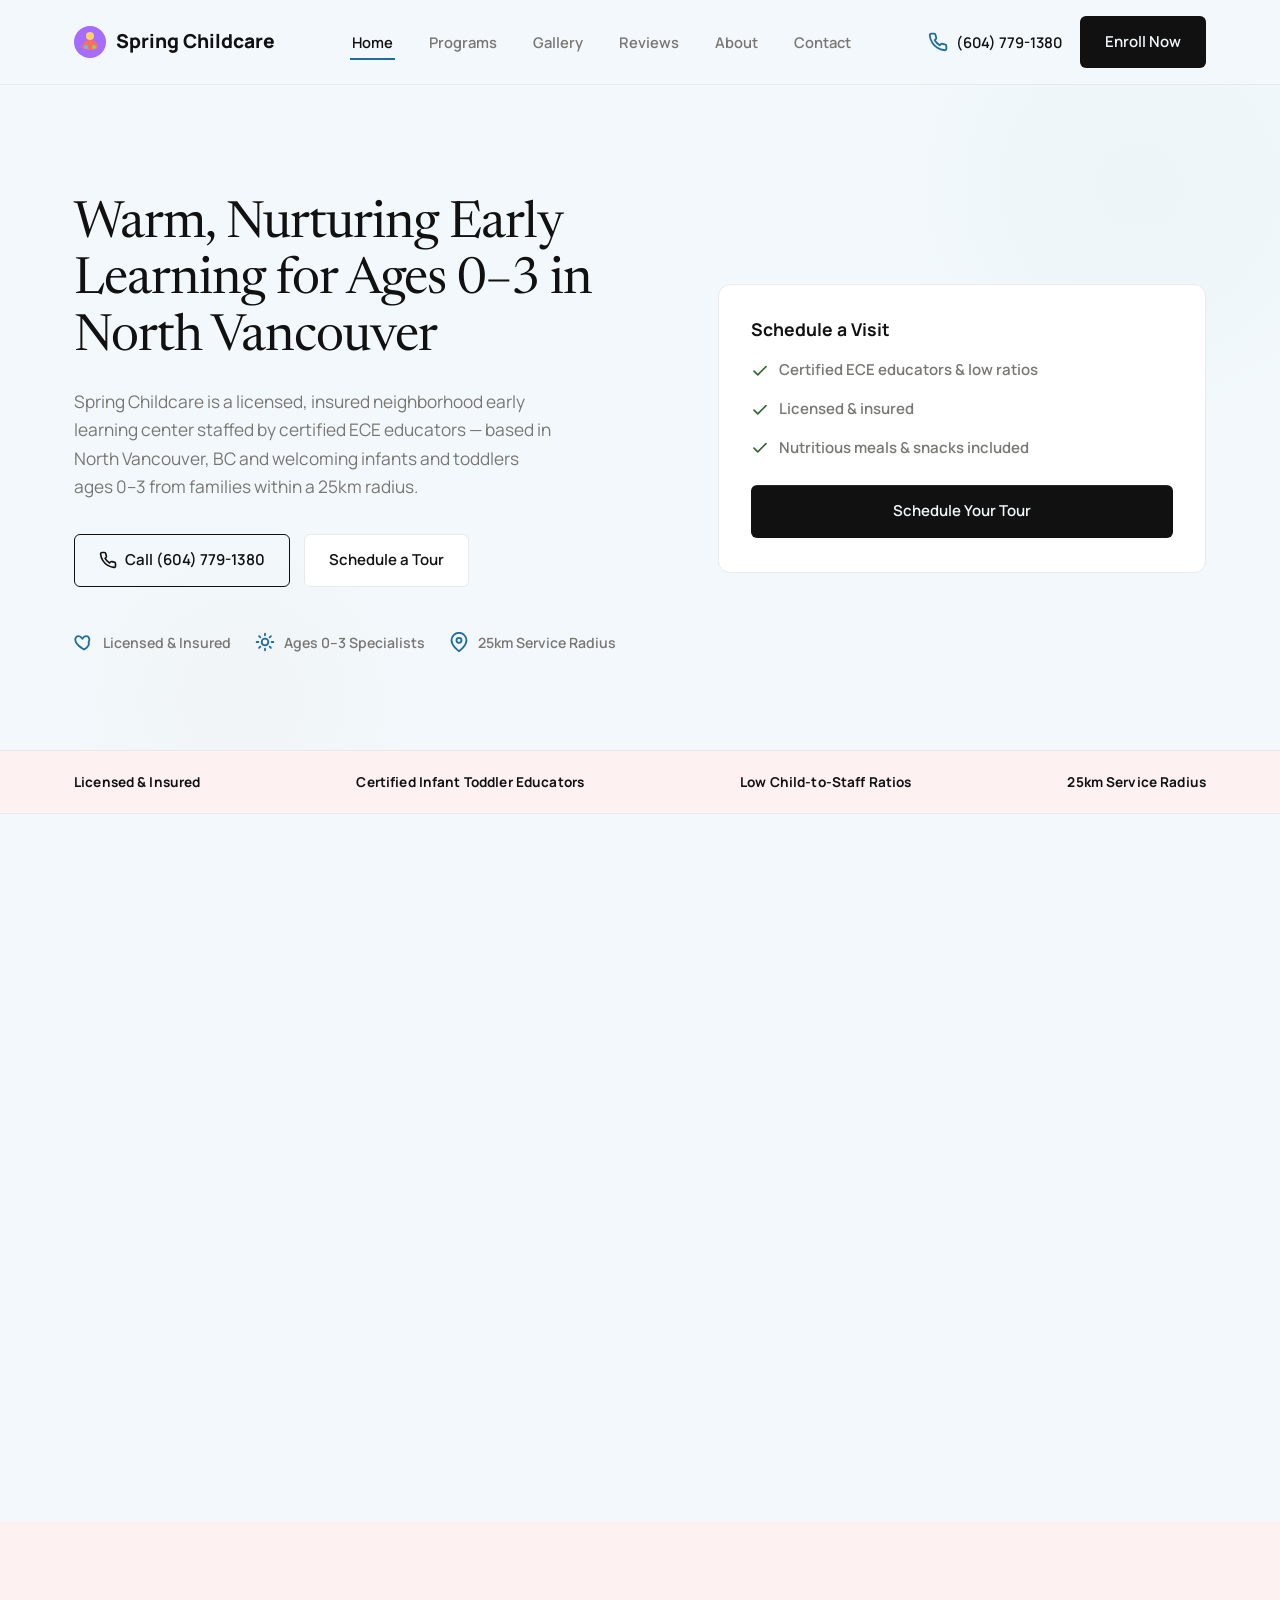
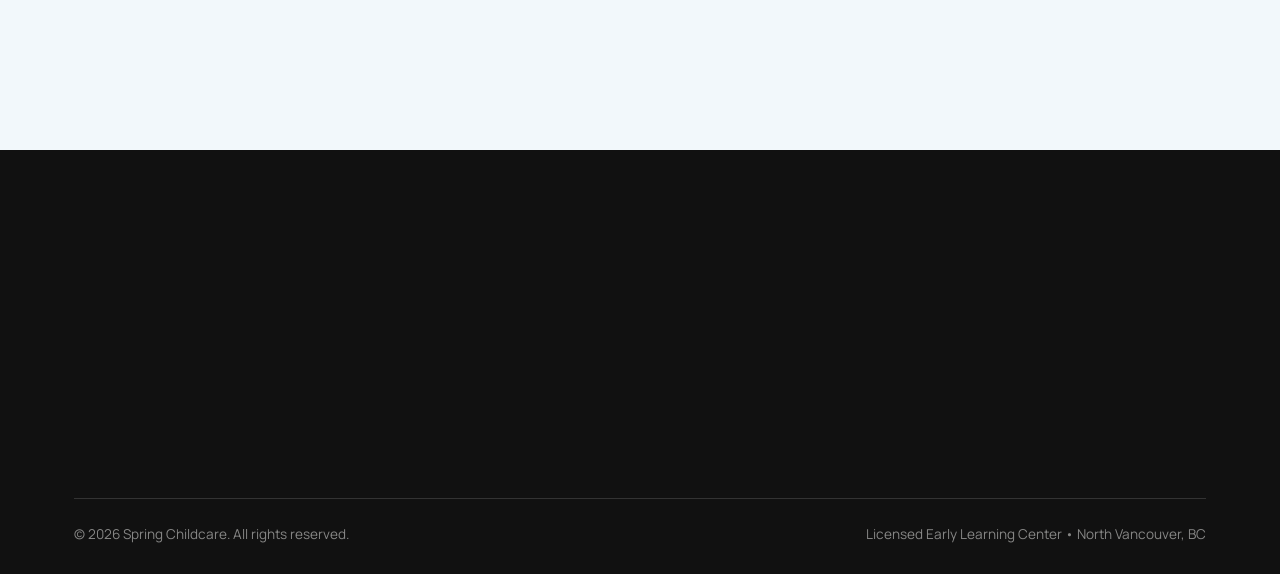
<file: index.html>
<!DOCTYPE html>
<html lang="en">
<head>
<meta charset="UTF-8">
<meta name="viewport" content="width=device-width, initial-scale=1.0">
<title>Spring Childcare | Licensed Early Learning in North Vancouver, BC</title>
<meta name="description" content="Spring Childcare is a licensed, insured neighborhood early learning center with certified ECE educators, based in North Vancouver, BC and serving infants and toddlers ages 0-3 within a 25km radius. Call (604) 779-1380 to schedule a tour.">
<link rel="icon" type="image/svg+xml" href="assets/favicon.svg">
<link rel="preconnect" href="https://fonts.googleapis.com">
<link rel="preconnect" href="https://fonts.gstatic.com" crossorigin>
<link href="https://fonts.googleapis.com/css2?family=Manrope:wght@400;500;600;700;800&family=Newsreader:ital,wght@0,400;0,500;1,400&family=IBM+Plex+Mono:wght@500;600&display=swap" rel="stylesheet">
<link rel="stylesheet" href="css/style.css">
</head>
<body>

<header class="site-header">
  <div class="container">
    <a href="index.html" class="logo">
      <img src="assets/favicon.svg" alt="Spring Childcare logo">
      Spring Childcare
    </a>
    <nav class="nav">
      <ul class="nav-links">
        <li><a href="index.html" class="active">Home</a></li>
        <li><a href="services.html">Programs</a></li>
        <li><a href="gallery.html">Gallery</a></li>
        <li><a href="reviews.html">Reviews</a></li>
        <li><a href="about.html">About</a></li>
        <li><a href="contact.html">Contact</a></li>
      </ul>
    </nav>
    <div class="header-cta">
      <a href="tel:+16047791380" class="phone-link">
        <svg width="20" height="20" viewBox="0 0 24 24" fill="none" stroke="currentColor" stroke-width="2" stroke-linecap="round" stroke-linejoin="round"><path d="M22 16.92v3a2 2 0 0 1-2.18 2 19.79 19.79 0 0 1-8.63-3.07 19.5 19.5 0 0 1-6-6 19.79 19.79 0 0 1-3.07-8.67A2 2 0 0 1 4.11 2h3a2 2 0 0 1 2 1.72c.127.96.361 1.903.7 2.81a2 2 0 0 1-.45 2.11L8.09 9.91a16 16 0 0 0 6 6l1.27-1.27a2 2 0 0 1 2.11-.45c.907.339 1.85.573 2.81.7A2 2 0 0 1 22 16.92z"></path></svg>
        <span class="phone-text">(604) 779-1380</span>
      </a>
      <a href="contact.html" class="btn btn--primary">Enroll Now</a>
      <button class="nav-toggle" aria-label="Toggle menu"><span></span><span></span><span></span></button>
    </div>
  </div>
</header>

<section class="hero">
  <div class="container">
    <div class="hero-copy">
      <h1>Warm, Nurturing Early Learning for Ages 0&ndash;3 in North Vancouver</h1>
      <p class="lead">Spring Childcare is a licensed, insured neighborhood early learning center staffed by certified ECE educators &mdash; based in North Vancouver, BC and welcoming infants and toddlers ages 0&ndash;3 from families within a 25km radius.</p>
      <div class="hero-actions">
        <a href="tel:+16047791380" class="btn btn--outline">
          <svg width="18" height="18" viewBox="0 0 24 24" fill="none" stroke="currentColor" stroke-width="2" stroke-linecap="round" stroke-linejoin="round"><path d="M22 16.92v3a2 2 0 0 1-2.18 2 19.79 19.79 0 0 1-8.63-3.07 19.5 19.5 0 0 1-6-6 19.79 19.79 0 0 1-3.07-8.67A2 2 0 0 1 4.11 2h3a2 2 0 0 1 2 1.72c.127.96.361 1.903.7 2.81a2 2 0 0 1-.45 2.11L8.09 9.91a16 16 0 0 0 6 6l1.27-1.27a2 2 0 0 1 2.11-.45c.907.339 1.85.573 2.81.7A2 2 0 0 1 22 16.92z"></path></svg>
          Call (604) 779-1380
        </a>
        <a href="contact.html" class="btn btn--ghost">Schedule a Tour</a>
      </div>
      <div class="hero-badges">
        <div class="hero-badge">
          <svg width="20" height="20" viewBox="0 0 24 24" fill="none" stroke="currentColor" stroke-width="2" stroke-linecap="round" stroke-linejoin="round"><path d="M12 21s-7-4.35-9.5-8.5C.5 8.5 2 5 5.5 5c2 0 3.5 1.5 4.5 3 1-1.5 2.5-3 4.5-3 3.5 0 5 3.5 3 7.5C19 16.65 12 21 12 21z"></path></svg>
          Licensed &amp; Insured
        </div>
        <div class="hero-badge">
          <svg width="20" height="20" viewBox="0 0 24 24" fill="none" stroke="currentColor" stroke-width="2" stroke-linecap="round" stroke-linejoin="round"><circle cx="12" cy="12" r="4"></circle><path d="M12 2v2M12 20v2M4.93 4.93l1.41 1.41M17.66 17.66l1.41 1.41M2 12h2M20 12h2M6.34 17.66l-1.41 1.41M19.07 4.93l-1.41 1.41"></path></svg>
          Ages 0&ndash;3 Specialists
        </div>
        <div class="hero-badge">
          <svg width="20" height="20" viewBox="0 0 24 24" fill="none" stroke="currentColor" stroke-width="2" stroke-linecap="round" stroke-linejoin="round"><path d="M21 10c0 7-9 13-9 13s-9-6-9-13a9 9 0 0 1 18 0z"></path><circle cx="12" cy="10" r="3"></circle></svg>
          25km Service Radius
        </div>
      </div>
    </div>
    <div class="hero-card">
      <h3>Schedule a Visit</h3>
      <ul>
        <li>
          <svg width="18" height="18" viewBox="0 0 24 24" fill="none" stroke="currentColor" stroke-width="2.5" stroke-linecap="round" stroke-linejoin="round"><polyline points="20 6 9 17 4 12"></polyline></svg>
          Certified ECE educators &amp; low ratios
        </li>
        <li>
          <svg width="18" height="18" viewBox="0 0 24 24" fill="none" stroke="currentColor" stroke-width="2.5" stroke-linecap="round" stroke-linejoin="round"><polyline points="20 6 9 17 4 12"></polyline></svg>
          Licensed &amp; insured
        </li>
        <li>
          <svg width="18" height="18" viewBox="0 0 24 24" fill="none" stroke="currentColor" stroke-width="2.5" stroke-linecap="round" stroke-linejoin="round"><polyline points="20 6 9 17 4 12"></polyline></svg>
          Nutritious meals &amp; snacks included
        </li>
      </ul>
      <a href="contact.html" class="btn btn--primary btn--block">Schedule Your Tour</a>
    </div>
  </div>
</section>

<div class="trust-strip">
  <div class="container">
    <div class="trust-item">Licensed &amp; Insured</div>
    <div class="trust-item">Certified Infant Toddler Educators</div>
    <div class="trust-item">Low Child-to-Staff Ratios</div>
    <div class="trust-item">25km Service Radius</div>
  </div>
</div>

<section class="section">
  <div class="container">
    <div class="section-head">
      <span class="eyebrow">What We Offer</span>
      <h2>Programs for Ages 0&ndash;3</h2>
      <p>From your baby's first days to their third birthday, our team supports families throughout North Vancouver.</p>
    </div>
    <div class="grid grid--3">
      <div class="card">
        <div class="card-icon">
          <svg width="26" height="26" viewBox="0 0 24 24" fill="none" stroke="currentColor" stroke-width="2" stroke-linecap="round" stroke-linejoin="round"><path d="M12 21s-7-4.35-9.5-8.5C.5 8.5 2 5 5.5 5c2 0 3.5 1.5 4.5 3 1-1.5 2.5-3 4.5-3 3.5 0 5 3.5 3 7.5C19 16.65 12 21 12 21z"></path></svg>
        </div>
        <h3>Infant Care (0&ndash;12 months)</h3>
        <p>Gentle, responsive care with individualized routines for feeding, napping, and play.</p>
        <a href="services.html" class="card-link">Learn more
          <svg width="16" height="16" viewBox="0 0 24 24" fill="none" stroke="currentColor" stroke-width="2.5" stroke-linecap="round" stroke-linejoin="round"><line x1="5" y1="12" x2="19" y2="12"></line><polyline points="12 5 19 12 12 19"></polyline></svg>
        </a>
      </div>
      <div class="card">
        <div class="card-icon">
          <svg width="26" height="26" viewBox="0 0 24 24" fill="none" stroke="currentColor" stroke-width="2" stroke-linecap="round" stroke-linejoin="round"><path d="M12 2l2.9 6.6L22 9.3l-5 4.9 1.2 7.1L12 17.8l-6.2 3.5L7 14.2 2 9.3l7.1-.7L12 2z"></path></svg>
        </div>
        <h3>Junior Toddler (1&ndash;2 years)</h3>
        <p>Hands-on exploration and early language building in a safe, cheerful space.</p>
        <a href="services.html" class="card-link">Learn more
          <svg width="16" height="16" viewBox="0 0 24 24" fill="none" stroke="currentColor" stroke-width="2.5" stroke-linecap="round" stroke-linejoin="round"><line x1="5" y1="12" x2="19" y2="12"></line><polyline points="12 5 19 12 12 19"></polyline></svg>
        </a>
      </div>
      <div class="card">
        <div class="card-icon">
          <svg width="26" height="26" viewBox="0 0 24 24" fill="none" stroke="currentColor" stroke-width="2" stroke-linecap="round" stroke-linejoin="round"><path d="M4 19.5A2.5 2.5 0 0 1 6.5 17H20"></path><path d="M6.5 2H20v20H6.5A2.5 2.5 0 0 1 4 19.5v-15A2.5 2.5 0 0 1 6.5 2z"></path></svg>
        </div>
        <h3>Senior Toddler (2&ndash;3 years)</h3>
        <p>Play-based learning that builds early literacy, numeracy, and social skills ahead of preschool.</p>
        <a href="services.html" class="card-link">Learn more
          <svg width="16" height="16" viewBox="0 0 24 24" fill="none" stroke="currentColor" stroke-width="2.5" stroke-linecap="round" stroke-linejoin="round"><line x1="5" y1="12" x2="19" y2="12"></line><polyline points="12 5 19 12 12 19"></polyline></svg>
        </a>
      </div>
    </div>
  </div>
</section>

<section class="section section--alt">
  <div class="container">
    <div class="split">
      <div class="image-block">
        <img src="assets/gallery/photo1.jpg" alt="Spring Childcare outdoor play area with slides and toys" loading="lazy">
      </div>
      <div>
        <span class="eyebrow">Why Spring Childcare</span>
        <h2>A Certified Team Dedicated to Early Learning</h2>
        <p>Whether your child is just starting daycare or getting ready to graduate to preschool, our certified educators build a warm, consistent routine your family can rely on.</p>
        <ul class="check-list">
          <li>
            <svg width="18" height="18" viewBox="0 0 24 24" fill="none" stroke="currentColor" stroke-width="2.5" stroke-linecap="round" stroke-linejoin="round"><polyline points="20 6 9 17 4 12"></polyline></svg>
            Certified Early Childhood Educators
          </li>
          <li>
            <svg width="18" height="18" viewBox="0 0 24 24" fill="none" stroke="currentColor" stroke-width="2.5" stroke-linecap="round" stroke-linejoin="round"><polyline points="20 6 9 17 4 12"></polyline></svg>
            Low child-to-staff ratios
          </li>
          <li>
            <svg width="18" height="18" viewBox="0 0 24 24" fill="none" stroke="currentColor" stroke-width="2.5" stroke-linecap="round" stroke-linejoin="round"><polyline points="20 6 9 17 4 12"></polyline></svg>
            Licensed &amp; insured
          </li>
          <li>
            <svg width="18" height="18" viewBox="0 0 24 24" fill="none" stroke="currentColor" stroke-width="2.5" stroke-linecap="round" stroke-linejoin="round"><polyline points="20 6 9 17 4 12"></polyline></svg>
            Infant &amp; toddler care, ages 0&ndash;3
          </li>
        </ul>
        <a href="about.html" class="btn btn--primary">More About Us</a>
      </div>
    </div>
  </div>
</section>

<section class="section">
  <div class="container">
    <div class="section-head">
      <span class="eyebrow">Where We're Located</span>
      <h2>A North Vancouver Neighborhood Daycare</h2>
      <p>Based in North Vancouver, BC &mdash; we welcome families within approximately a 25km radius of our location.</p>
    </div>
    <div class="map-wrap">
      <iframe src="https://www.google.com/maps?q=North+Vancouver,+BC&output=embed" loading="lazy" referrerpolicy="no-referrer-when-downgrade" title="North Vancouver, BC service area map"></iframe>
      <div class="radius-ring" aria-hidden="true"></div>
      <span class="radius-label">&#126;25km radius</span>
    </div>
  </div>
</section>

<section class="section">
  <div class="container">
    <div class="cta-banner">
      <div>
        <h2>Ready to Join the Spring Childcare Family?</h2>
        <p>Call us today or send your details to schedule a tour and check openings.</p>
      </div>
      <div class="hero-actions">
        <a href="tel:+16047791380" class="btn btn--outline">Call (604) 779-1380</a>
        <a href="contact.html" class="btn btn--primary">Schedule a Tour</a>
      </div>
    </div>
  </div>
</section>

<footer class="site-footer">
  <div class="container">
    <div class="footer-grid">
      <div>
        <div class="footer-logo">
          <img src="assets/favicon.svg" alt="Spring Childcare logo" width="30" height="30">
          Spring Childcare
        </div>
        <p>Licensed &amp; insured neighborhood early learning center with certified ECE educators, serving North Vancouver, BC.</p>
      </div>
      <div>
        <h4>Quick Links</h4>
        <ul>
          <li><a href="index.html">Home</a></li>
          <li><a href="services.html">Programs</a></li>
          <li><a href="gallery.html">Gallery</a></li>
          <li><a href="reviews.html">Reviews</a></li>
          <li><a href="about.html">About</a></li>
          <li><a href="contact.html">Contact</a></li>
        </ul>
      </div>
      <div>
        <h4>Programs</h4>
        <ul>
          <li><a href="services.html">Infant Care</a></li>
          <li><a href="services.html">Junior Toddler</a></li>
          <li><a href="services.html">Senior Toddler</a></li>
        </ul>
      </div>
      <div>
        <h4>Contact</h4>
        <ul class="footer-contact">
          <li>
            <svg width="18" height="18" viewBox="0 0 24 24" fill="none" stroke="currentColor" stroke-width="2" stroke-linecap="round" stroke-linejoin="round"><path d="M22 16.92v3a2 2 0 0 1-2.18 2 19.79 19.79 0 0 1-8.63-3.07 19.5 19.5 0 0 1-6-6 19.79 19.79 0 0 1-3.07-8.67A2 2 0 0 1 4.11 2h3a2 2 0 0 1 2 1.72c.127.96.361 1.903.7 2.81a2 2 0 0 1-.45 2.11L8.09 9.91a16 16 0 0 0 6 6l1.27-1.27a2 2 0 0 1 2.11-.45c.907.339 1.85.573 2.81.7A2 2 0 0 1 22 16.92z"></path></svg>
            <a href="tel:+16047791380">(604) 779-1380</a>
          </li>
          <li>
            <svg width="18" height="18" viewBox="0 0 24 24" fill="none" stroke="currentColor" stroke-width="2" stroke-linecap="round" stroke-linejoin="round"><path d="M22 6c0-1.1-.9-2-2-2H4a2 2 0 0 0-2 2v12c0 1.1.9 2 2 2h16a2 2 0 0 0 2-2z"></path><polyline points="22 6 12 13 2 6"></polyline></svg>
            <a href="mailto:spring.childcare@yahoo.com">spring.childcare@yahoo.com</a>
          </li>
          <li>
            <svg width="18" height="18" viewBox="0 0 24 24" fill="none" stroke="currentColor" stroke-width="2" stroke-linecap="round" stroke-linejoin="round"><path d="M18 2h-3a5 5 0 0 0-5 5v3H7v4h3v8h4v-8h3l1-4h-4V7a1 1 0 0 1 1-1h3z"></path></svg>
            <a href="https://www.facebook.com/springchildcarenv/" target="_blank" rel="noopener">Facebook</a>
          </li>
          <li>
            <svg width="18" height="18" viewBox="0 0 24 24" fill="none" stroke="currentColor" stroke-width="2" stroke-linecap="round" stroke-linejoin="round"><path d="M21 10c0 7-9 13-9 13s-9-6-9-13a9 9 0 0 1 18 0z"></path><circle cx="12" cy="10" r="3"></circle></svg>
            <span>North Vancouver, BC &bull; 25km radius</span>
          </li>
          <li>
            <svg width="18" height="18" viewBox="0 0 24 24" fill="none" stroke="currentColor" stroke-width="2" stroke-linecap="round" stroke-linejoin="round"><circle cx="12" cy="12" r="10"></circle><polyline points="12 6 12 12 16 14"></polyline></svg>
            <span>7:00 AM &ndash; 6:00 PM</span>
          </li>
        </ul>
      </div>
    </div>
    <div class="footer-bottom">
      <span>&copy; <span id="year"></span> Spring Childcare. All rights reserved.</span>
      <span>Licensed Early Learning Center &bull; North Vancouver, BC</span>
    </div>
  </div>
</footer>

<script>document.getElementById("year").textContent = new Date().getFullYear();</script>
<script src="js/main.js"></script>
</body>
</html>
</file>
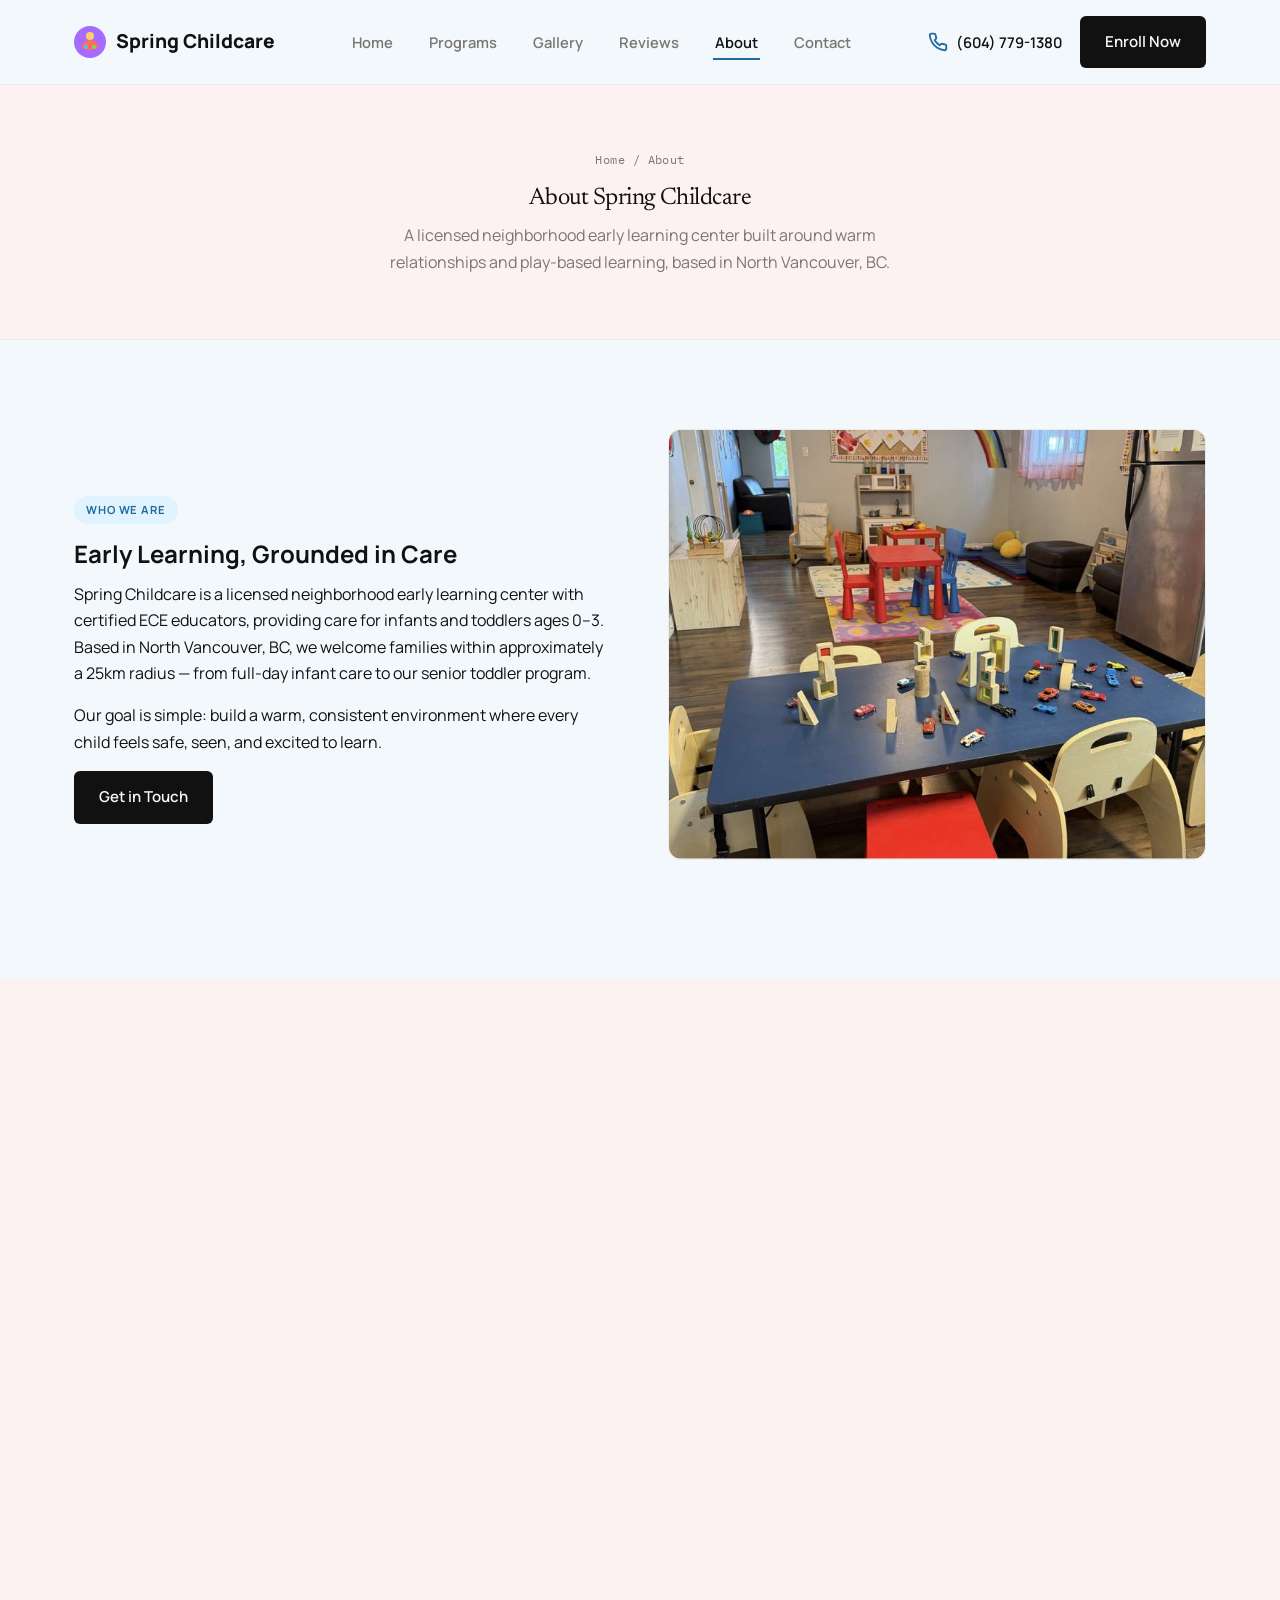
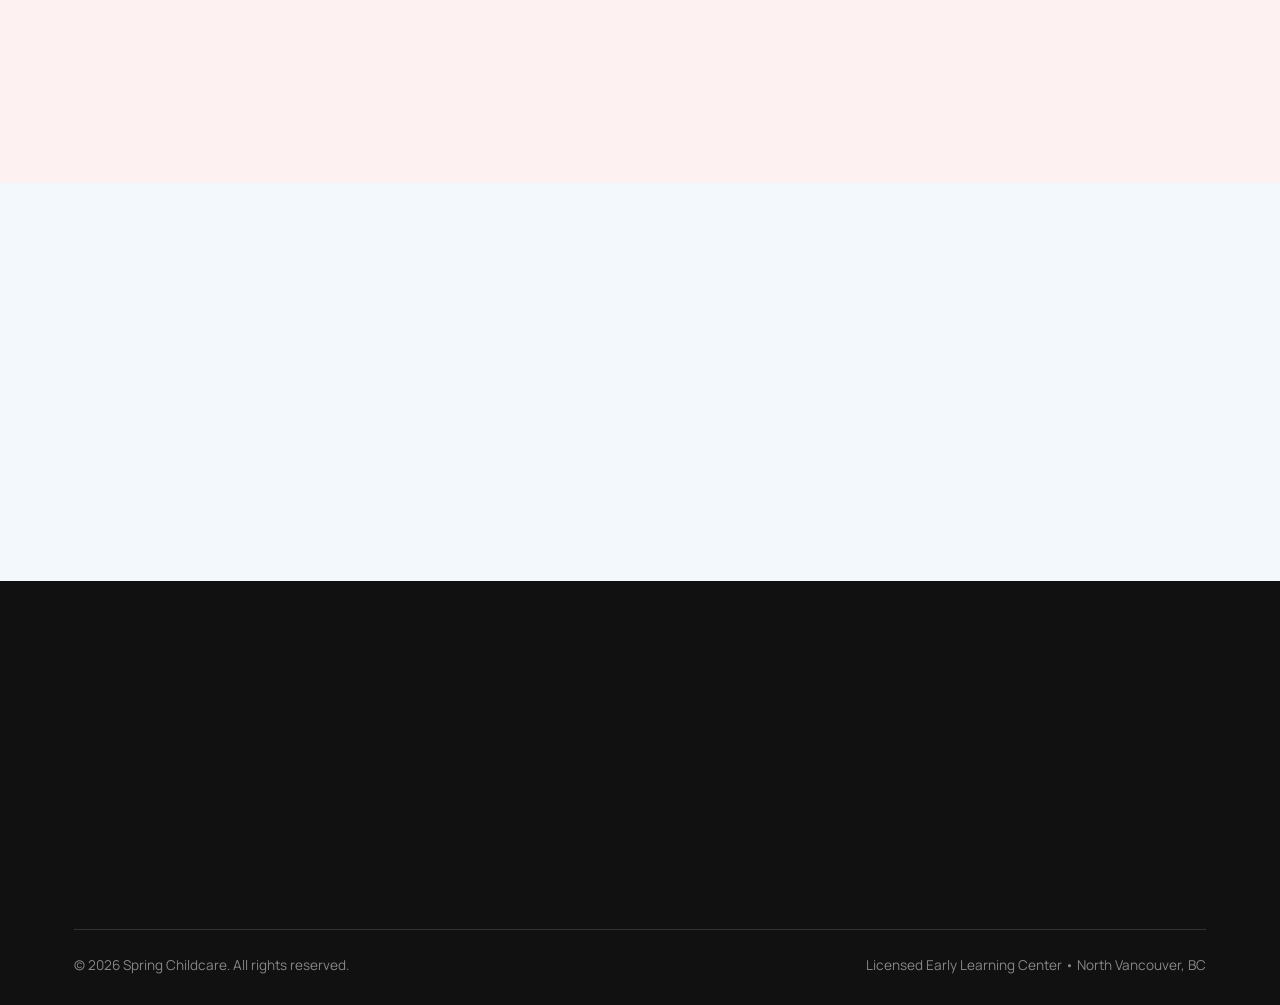
<file: about.html>
<!DOCTYPE html>
<html lang="en">
<head>
<meta charset="UTF-8">
<meta name="viewport" content="width=device-width, initial-scale=1.0">
<title>About | Spring Childcare</title>
<meta name="description" content="Spring Childcare is a licensed neighborhood early learning center with certified ECE educators, based in North Vancouver, BC and serving families within a 25km radius.">
<link rel="icon" type="image/svg+xml" href="assets/favicon.svg">
<link rel="preconnect" href="https://fonts.googleapis.com">
<link rel="preconnect" href="https://fonts.gstatic.com" crossorigin>
<link href="https://fonts.googleapis.com/css2?family=Manrope:wght@400;500;600;700;800&family=Newsreader:ital,wght@0,400;0,500;1,400&family=IBM+Plex+Mono:wght@500;600&display=swap" rel="stylesheet">
<link rel="stylesheet" href="css/style.css">
</head>
<body>

<header class="site-header">
  <div class="container">
    <a href="index.html" class="logo">
      <img src="assets/favicon.svg" alt="Spring Childcare logo">
      Spring Childcare
    </a>
    <nav class="nav">
      <ul class="nav-links">
        <li><a href="index.html">Home</a></li>
        <li><a href="services.html">Programs</a></li>
        <li><a href="gallery.html">Gallery</a></li>
        <li><a href="reviews.html">Reviews</a></li>
        <li><a href="about.html" class="active">About</a></li>
        <li><a href="contact.html">Contact</a></li>
      </ul>
    </nav>
    <div class="header-cta">
      <a href="tel:+16047791380" class="phone-link">
        <svg width="20" height="20" viewBox="0 0 24 24" fill="none" stroke="currentColor" stroke-width="2" stroke-linecap="round" stroke-linejoin="round"><path d="M22 16.92v3a2 2 0 0 1-2.18 2 19.79 19.79 0 0 1-8.63-3.07 19.5 19.5 0 0 1-6-6 19.79 19.79 0 0 1-3.07-8.67A2 2 0 0 1 4.11 2h3a2 2 0 0 1 2 1.72c.127.96.361 1.903.7 2.81a2 2 0 0 1-.45 2.11L8.09 9.91a16 16 0 0 0 6 6l1.27-1.27a2 2 0 0 1 2.11-.45c.907.339 1.85.573 2.81.7A2 2 0 0 1 22 16.92z"></path></svg>
        <span class="phone-text">(604) 779-1380</span>
      </a>
      <a href="contact.html" class="btn btn--primary">Enroll Now</a>
      <button class="nav-toggle" aria-label="Toggle menu"><span></span><span></span><span></span></button>
    </div>
  </div>
</header>

<section class="page-header">
  <div class="container">
    <div class="breadcrumb"><a href="index.html">Home</a> / About</div>
    <h1>About Spring Childcare</h1>
    <p>A licensed neighborhood early learning center built around warm relationships and play-based learning, based in North Vancouver, BC.</p>
  </div>
</section>

<section class="section">
  <div class="container">
    <div class="split">
      <div>
        <span class="eyebrow">Who We Are</span>
        <h2>Early Learning, Grounded in Care</h2>
        <p>Spring Childcare is a licensed neighborhood early learning center with certified ECE educators, providing care for infants and toddlers ages 0&ndash;3. Based in North Vancouver, BC, we welcome families within approximately a 25km radius &mdash; from full-day infant care to our senior toddler program.</p>
        <p>Our goal is simple: build a warm, consistent environment where every child feels safe, seen, and excited to learn.</p>
        <a href="contact.html" class="btn btn--primary">Get in Touch</a>
      </div>
      <div class="image-block">
        <img src="assets/gallery/photo3.jpg" alt="Spring Childcare indoor classroom and play space" loading="lazy">
      </div>
    </div>
  </div>
</section>

<section class="section section--alt">
  <div class="container">
    <div class="section-head">
      <span class="eyebrow">How We Work</span>
      <h2>What to Expect</h2>
    </div>
    <div class="value-list">
      <div class="card">
        <div class="card-icon">
          <svg width="26" height="26" viewBox="0 0 24 24" fill="none" stroke="currentColor" stroke-width="2" stroke-linecap="round" stroke-linejoin="round"><path d="M12 21s-7-4.35-9.5-8.5C.5 8.5 2 5 5.5 5c2 0 3.5 1.5 4.5 3 1-1.5 2.5-3 4.5-3 3.5 0 5 3.5 3 7.5C19 16.65 12 21 12 21z"></path></svg>
        </div>
        <h3>Certified Infant Toddler Educators</h3>
        <p>Low child-to-staff ratios and educators trained in early childhood development.</p>
      </div>
      <div class="card">
        <div class="card-icon">
          <svg width="26" height="26" viewBox="0 0 24 24" fill="none" stroke="currentColor" stroke-width="2" stroke-linecap="round" stroke-linejoin="round"><circle cx="12" cy="12" r="4"></circle><path d="M12 2v2M12 20v2M4.93 4.93l1.41 1.41M17.66 17.66l1.41 1.41M2 12h2M20 12h2M6.34 17.66l-1.41 1.41M19.07 4.93l-1.41 1.41"></path></svg>
        </div>
        <h3>Ages 0&ndash;3 Specialists</h3>
        <p>One consistent center from your baby's first days through their third birthday.</p>
      </div>
      <div class="card">
        <div class="card-icon">
          <svg width="26" height="26" viewBox="0 0 24 24" fill="none" stroke="currentColor" stroke-width="2" stroke-linecap="round" stroke-linejoin="round"><path d="M22 6c0-1.1-.9-2-2-2H4a2 2 0 0 0-2 2v12c0 1.1.9 2 2 2h16a2 2 0 0 0 2-2z"></path><polyline points="22 6 12 13 2 6"></polyline></svg>
        </div>
        <h3>Open Communication</h3>
        <p>Daily updates on meals, naps, and milestones, so you're never in the dark.</p>
      </div>
      <div class="card">
        <div class="card-icon">
          <svg width="26" height="26" viewBox="0 0 24 24" fill="none" stroke="currentColor" stroke-width="2" stroke-linecap="round" stroke-linejoin="round"><path d="M21 10c0 7-9 13-9 13s-9-6-9-13a9 9 0 0 1 18 0z"></path><circle cx="12" cy="10" r="3"></circle></svg>
        </div>
        <h3>A North Vancouver Neighborhood</h3>
        <p>Based in North Vancouver, BC, welcoming families within a 25km radius.</p>
      </div>
    </div>
  </div>
</section>

<section class="section">
  <div class="container">
    <div class="cta-banner">
      <div>
        <h2>Ready to Get Started?</h2>
        <p>Reach out to schedule a tour or ask about openings.</p>
      </div>
      <div class="hero-actions">
        <a href="tel:+16047791380" class="btn btn--outline">Call (604) 779-1380</a>
        <a href="contact.html" class="btn btn--primary">Contact Us</a>
      </div>
    </div>
  </div>
</section>

<footer class="site-footer">
  <div class="container">
    <div class="footer-grid">
      <div>
        <div class="footer-logo">
          <img src="assets/favicon.svg" alt="Spring Childcare logo" width="30" height="30">
          Spring Childcare
        </div>
        <p>Licensed &amp; insured neighborhood early learning center with certified ECE educators, serving North Vancouver, BC.</p>
      </div>
      <div>
        <h4>Quick Links</h4>
        <ul>
          <li><a href="index.html">Home</a></li>
          <li><a href="services.html">Programs</a></li>
          <li><a href="gallery.html">Gallery</a></li>
          <li><a href="reviews.html">Reviews</a></li>
          <li><a href="about.html">About</a></li>
          <li><a href="contact.html">Contact</a></li>
        </ul>
      </div>
      <div>
        <h4>Programs</h4>
        <ul>
          <li><a href="services.html">Infant Care</a></li>
          <li><a href="services.html">Junior Toddler</a></li>
          <li><a href="services.html">Senior Toddler</a></li>
        </ul>
      </div>
      <div>
        <h4>Contact</h4>
        <ul class="footer-contact">
          <li>
            <svg width="18" height="18" viewBox="0 0 24 24" fill="none" stroke="currentColor" stroke-width="2" stroke-linecap="round" stroke-linejoin="round"><path d="M22 16.92v3a2 2 0 0 1-2.18 2 19.79 19.79 0 0 1-8.63-3.07 19.5 19.5 0 0 1-6-6 19.79 19.79 0 0 1-3.07-8.67A2 2 0 0 1 4.11 2h3a2 2 0 0 1 2 1.72c.127.96.361 1.903.7 2.81a2 2 0 0 1-.45 2.11L8.09 9.91a16 16 0 0 0 6 6l1.27-1.27a2 2 0 0 1 2.11-.45c.907.339 1.85.573 2.81.7A2 2 0 0 1 22 16.92z"></path></svg>
            <a href="tel:+16047791380">(604) 779-1380</a>
          </li>
          <li>
            <svg width="18" height="18" viewBox="0 0 24 24" fill="none" stroke="currentColor" stroke-width="2" stroke-linecap="round" stroke-linejoin="round"><path d="M22 6c0-1.1-.9-2-2-2H4a2 2 0 0 0-2 2v12c0 1.1.9 2 2 2h16a2 2 0 0 0 2-2z"></path><polyline points="22 6 12 13 2 6"></polyline></svg>
            <a href="mailto:spring.childcare@yahoo.com">spring.childcare@yahoo.com</a>
          </li>
          <li>
            <svg width="18" height="18" viewBox="0 0 24 24" fill="none" stroke="currentColor" stroke-width="2" stroke-linecap="round" stroke-linejoin="round"><path d="M18 2h-3a5 5 0 0 0-5 5v3H7v4h3v8h4v-8h3l1-4h-4V7a1 1 0 0 1 1-1h3z"></path></svg>
            <a href="https://www.facebook.com/springchildcarenv/" target="_blank" rel="noopener">Facebook</a>
          </li>
          <li>
            <svg width="18" height="18" viewBox="0 0 24 24" fill="none" stroke="currentColor" stroke-width="2" stroke-linecap="round" stroke-linejoin="round"><path d="M21 10c0 7-9 13-9 13s-9-6-9-13a9 9 0 0 1 18 0z"></path><circle cx="12" cy="10" r="3"></circle></svg>
            <span>North Vancouver, BC &bull; 25km radius</span>
          </li>
          <li>
            <svg width="18" height="18" viewBox="0 0 24 24" fill="none" stroke="currentColor" stroke-width="2" stroke-linecap="round" stroke-linejoin="round"><circle cx="12" cy="12" r="10"></circle><polyline points="12 6 12 12 16 14"></polyline></svg>
            <span>7:00 AM &ndash; 6:00 PM</span>
          </li>
        </ul>
      </div>
    </div>
    <div class="footer-bottom">
      <span>&copy; <span id="year"></span> Spring Childcare. All rights reserved.</span>
      <span>Licensed Early Learning Center &bull; North Vancouver, BC</span>
    </div>
  </div>
</footer>

<script>document.getElementById("year").textContent = new Date().getFullYear();</script>
<script src="js/main.js"></script>
</body>
</html>
</file>
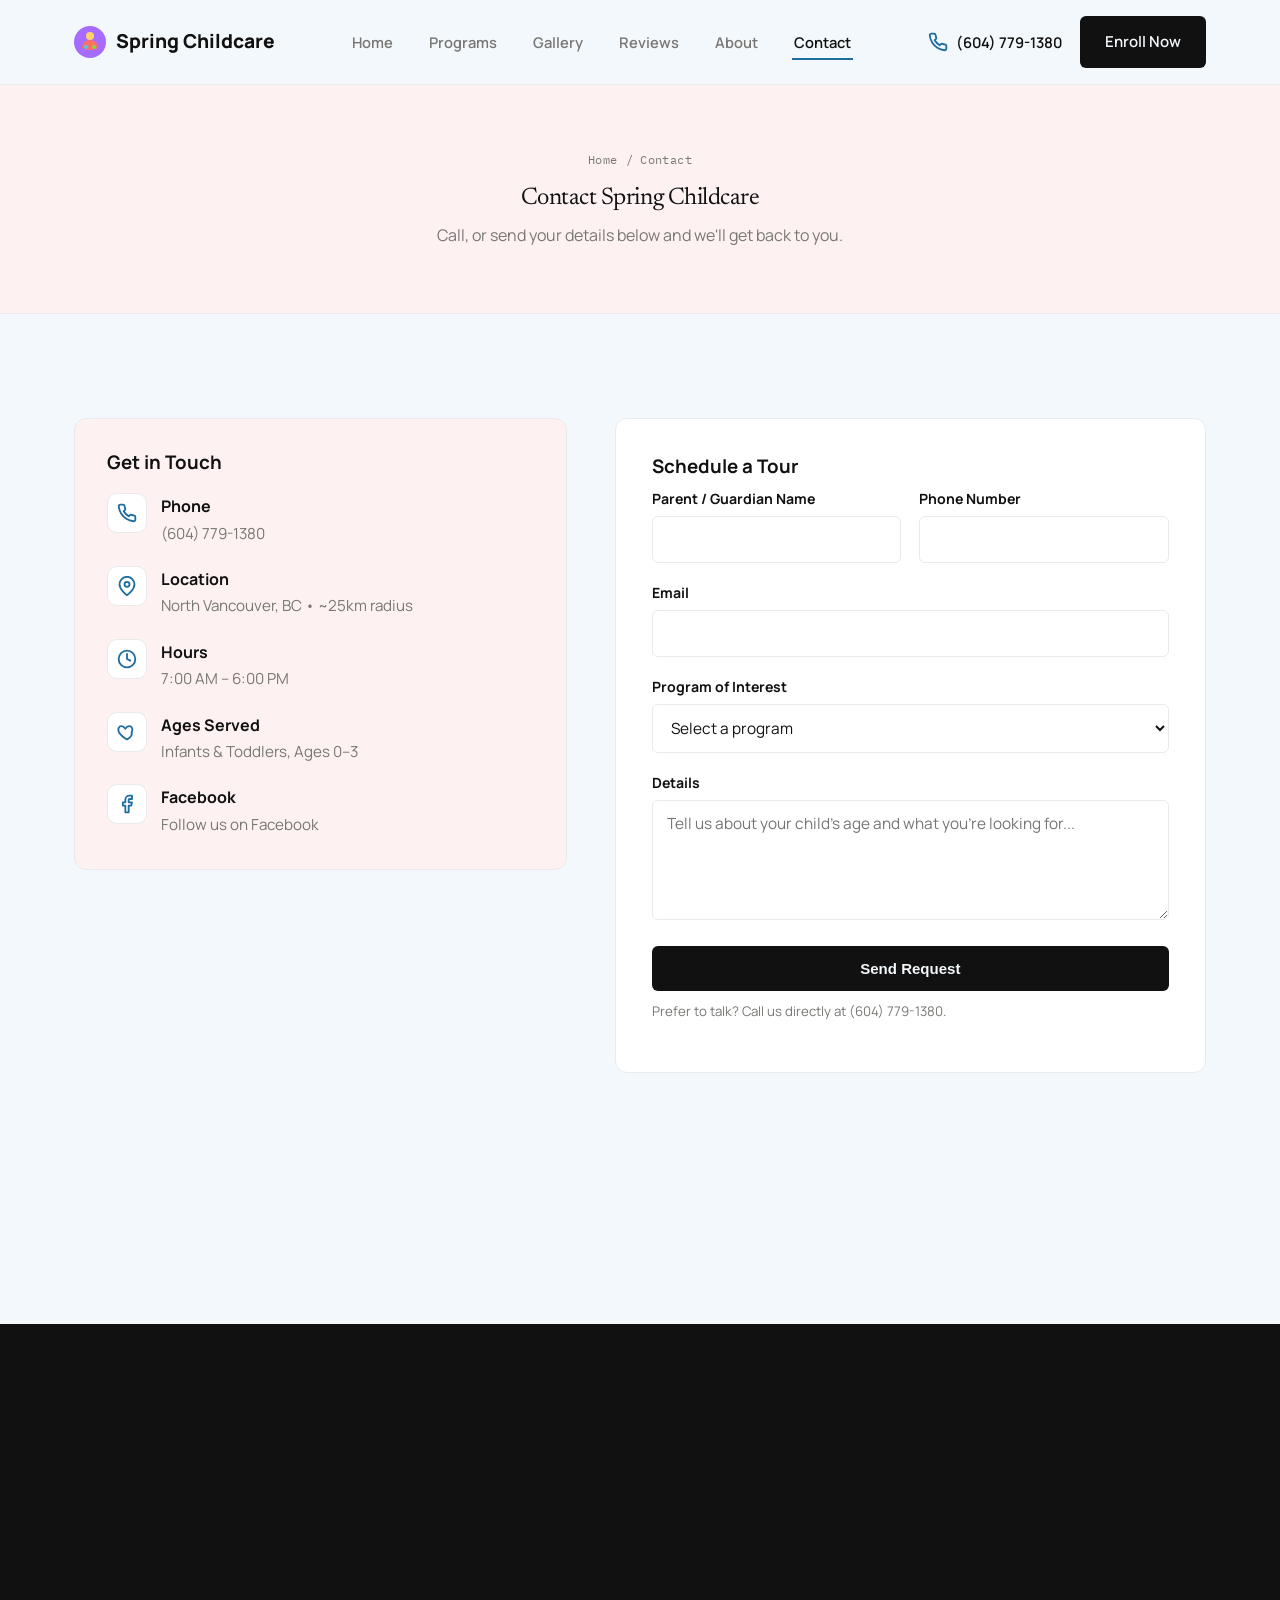
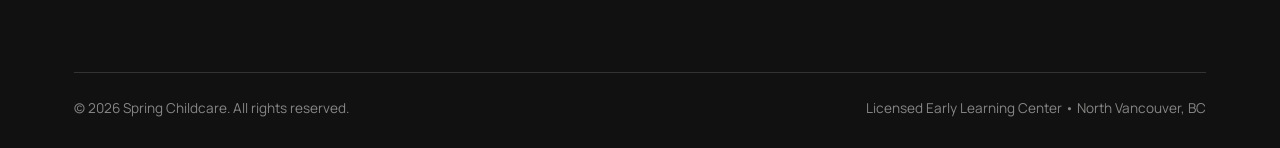
<file: contact.html>
<!DOCTYPE html>
<html lang="en">
<head>
<meta charset="UTF-8">
<meta name="viewport" content="width=device-width, initial-scale=1.0">
<title>Contact | Spring Childcare</title>
<meta name="description" content="Contact Spring Childcare, a neighborhood daycare in North Vancouver, BC, to schedule a tour or ask about enrollment. Call (604) 779-1380.">
<link rel="icon" type="image/svg+xml" href="assets/favicon.svg">
<link rel="preconnect" href="https://fonts.googleapis.com">
<link rel="preconnect" href="https://fonts.gstatic.com" crossorigin>
<link href="https://fonts.googleapis.com/css2?family=Manrope:wght@400;500;600;700;800&family=Newsreader:ital,wght@0,400;0,500;1,400&family=IBM+Plex+Mono:wght@500;600&display=swap" rel="stylesheet">
<link rel="stylesheet" href="css/style.css">
</head>
<body>

<!-- Form submissions go to firouzeh.davoodi@gmail.com via FormSubmit.co.
     The first-ever submission triggers a one-time confirmation email
     that must be clicked to activate delivery. Update the action email
     and the _next redirect below once the site has its real domain. -->

<header class="site-header">
  <div class="container">
    <a href="index.html" class="logo">
      <img src="assets/favicon.svg" alt="Spring Childcare logo">
      Spring Childcare
    </a>
    <nav class="nav">
      <ul class="nav-links">
        <li><a href="index.html">Home</a></li>
        <li><a href="services.html">Programs</a></li>
        <li><a href="gallery.html">Gallery</a></li>
        <li><a href="reviews.html">Reviews</a></li>
        <li><a href="about.html">About</a></li>
        <li><a href="contact.html" class="active">Contact</a></li>
      </ul>
    </nav>
    <div class="header-cta">
      <a href="tel:+16047791380" class="phone-link">
        <svg width="20" height="20" viewBox="0 0 24 24" fill="none" stroke="currentColor" stroke-width="2" stroke-linecap="round" stroke-linejoin="round"><path d="M22 16.92v3a2 2 0 0 1-2.18 2 19.79 19.79 0 0 1-8.63-3.07 19.5 19.5 0 0 1-6-6 19.79 19.79 0 0 1-3.07-8.67A2 2 0 0 1 4.11 2h3a2 2 0 0 1 2 1.72c.127.96.361 1.903.7 2.81a2 2 0 0 1-.45 2.11L8.09 9.91a16 16 0 0 0 6 6l1.27-1.27a2 2 0 0 1 2.11-.45c.907.339 1.85.573 2.81.7A2 2 0 0 1 22 16.92z"></path></svg>
        <span class="phone-text">(604) 779-1380</span>
      </a>
      <a href="contact.html" class="btn btn--primary">Enroll Now</a>
      <button class="nav-toggle" aria-label="Toggle menu"><span></span><span></span><span></span></button>
    </div>
  </div>
</header>

<section class="page-header">
  <div class="container">
    <div class="breadcrumb"><a href="index.html">Home</a> / Contact</div>
    <h1>Contact Spring Childcare</h1>
    <p>Call, or send your details below and we'll get back to you.</p>
  </div>
</section>

<section class="section">
  <div class="container">
    <div class="contact-grid">
      <div>
        <div class="contact-info-card">
          <h3>Get in Touch</h3>
          <ul>
            <li>
              <div class="info-icon">
                <svg width="20" height="20" viewBox="0 0 24 24" fill="none" stroke="currentColor" stroke-width="2" stroke-linecap="round" stroke-linejoin="round"><path d="M22 16.92v3a2 2 0 0 1-2.18 2 19.79 19.79 0 0 1-8.63-3.07 19.5 19.5 0 0 1-6-6 19.79 19.79 0 0 1-3.07-8.67A2 2 0 0 1 4.11 2h3a2 2 0 0 1 2 1.72c.127.96.361 1.903.7 2.81a2 2 0 0 1-.45 2.11L8.09 9.91a16 16 0 0 0 6 6l1.27-1.27a2 2 0 0 1 2.11-.45c.907.339 1.85.573 2.81.7A2 2 0 0 1 22 16.92z"></path></svg>
              </div>
              <div>
                <strong>Phone</strong>
                <span><a href="tel:+16047791380">(604) 779-1380</a></span>
              </div>
            </li>
            <li>
              <div class="info-icon">
                <svg width="20" height="20" viewBox="0 0 24 24" fill="none" stroke="currentColor" stroke-width="2" stroke-linecap="round" stroke-linejoin="round"><path d="M21 10c0 7-9 13-9 13s-9-6-9-13a9 9 0 0 1 18 0z"></path><circle cx="12" cy="10" r="3"></circle></svg>
              </div>
              <div>
                <strong>Location</strong>
                <span>North Vancouver, BC &bull; ~25km radius</span>
              </div>
            </li>
            <li>
              <div class="info-icon">
                <svg width="20" height="20" viewBox="0 0 24 24" fill="none" stroke="currentColor" stroke-width="2" stroke-linecap="round" stroke-linejoin="round"><circle cx="12" cy="12" r="10"></circle><polyline points="12 6 12 12 16 14"></polyline></svg>
              </div>
              <div>
                <strong>Hours</strong>
                <span>7:00 AM &ndash; 6:00 PM</span>
              </div>
            </li>
            <li>
              <div class="info-icon">
                <svg width="20" height="20" viewBox="0 0 24 24" fill="none" stroke="currentColor" stroke-width="2" stroke-linecap="round" stroke-linejoin="round"><path d="M12 21s-7-4.35-9.5-8.5C.5 8.5 2 5 5.5 5c2 0 3.5 1.5 4.5 3 1-1.5 2.5-3 4.5-3 3.5 0 5 3.5 3 7.5C19 16.65 12 21 12 21z"></path></svg>
              </div>
              <div>
                <strong>Ages Served</strong>
                <span>Infants &amp; Toddlers, Ages 0&ndash;3</span>
              </div>
            </li>
            <li>
              <div class="info-icon">
                <svg width="20" height="20" viewBox="0 0 24 24" fill="none" stroke="currentColor" stroke-width="2" stroke-linecap="round" stroke-linejoin="round"><path d="M18 2h-3a5 5 0 0 0-5 5v3H7v4h3v8h4v-8h3l1-4h-4V7a1 1 0 0 1 1-1h3z"></path></svg>
              </div>
              <div>
                <strong>Facebook</strong>
                <span><a href="https://www.facebook.com/springchildcarenv/" target="_blank" rel="noopener">Follow us on Facebook</a></span>
              </div>
            </li>
          </ul>
        </div>
        <div class="map-wrap">
          <iframe src="https://www.google.com/maps?q=North+Vancouver,+BC&output=embed" loading="lazy" referrerpolicy="no-referrer-when-downgrade" title="North Vancouver, BC service area map"></iframe>
          <div class="radius-ring" aria-hidden="true"></div>
          <span class="radius-label">&#126;25km radius</span>
        </div>
      </div>

      <div class="form-card">
        <h3>Schedule a Tour</h3>
        <form id="contact-form" action="https://formsubmit.co/firouzeh.davoodi@gmail.com" method="POST">
          <input type="hidden" name="_subject" value="New enrollment inquiry - Spring Childcare website">
          <input type="hidden" name="_template" value="table">
          <input type="text" name="_honey" style="display:none" tabindex="-1" autocomplete="off">
          <input type="hidden" name="_next" value="https://springdaycare.ca/thank-you.html">
          <div class="form-row">
            <div class="field">
              <label for="name">Parent / Guardian Name</label>
              <input type="text" id="name" name="name" required>
            </div>
            <div class="field">
              <label for="phone">Phone Number</label>
              <input type="tel" id="phone" name="phone" required>
            </div>
          </div>
          <div class="field">
            <label for="email">Email</label>
            <input type="email" id="email" name="email" required>
          </div>
          <div class="field">
            <label for="service">Program of Interest</label>
            <select id="service" name="service">
              <option value="">Select a program</option>
              <option value="infant">Infant Care (0&ndash;12 months)</option>
              <option value="junior-toddler">Junior Toddler (1&ndash;2 years)</option>
              <option value="senior-toddler">Senior Toddler (2&ndash;3 years)</option>
              <option value="tour">Just Booking a Tour</option>
              <option value="other">Other</option>
            </select>
          </div>
          <div class="field">
            <label for="message">Details</label>
            <textarea id="message" name="message" placeholder="Tell us about your child's age and what you're looking for..."></textarea>
          </div>
          <button type="submit" class="btn btn--primary btn--block">Send Request</button>
          <p class="form-note">Prefer to talk? Call us directly at (604) 779-1380.</p>
        </form>
      </div>
    </div>
  </div>
</section>

<footer class="site-footer">
  <div class="container">
    <div class="footer-grid">
      <div>
        <div class="footer-logo">
          <img src="assets/favicon.svg" alt="Spring Childcare logo" width="30" height="30">
          Spring Childcare
        </div>
        <p>Licensed &amp; insured neighborhood early learning center with certified ECE educators, serving North Vancouver, BC.</p>
      </div>
      <div>
        <h4>Quick Links</h4>
        <ul>
          <li><a href="index.html">Home</a></li>
          <li><a href="services.html">Programs</a></li>
        <li><a href="gallery.html">Gallery</a></li>
        <li><a href="reviews.html">Reviews</a></li>
          <li><a href="about.html">About</a></li>
          <li><a href="contact.html">Contact</a></li>
        </ul>
      </div>
      <div>
        <h4>Programs</h4>
        <ul>
          <li><a href="services.html">Infant Care</a></li>
          <li><a href="services.html">Junior Toddler</a></li>
          <li><a href="services.html">Senior Toddler</a></li>
        </ul>
      </div>
      <div>
        <h4>Contact</h4>
        <ul class="footer-contact">
          <li>
            <svg width="18" height="18" viewBox="0 0 24 24" fill="none" stroke="currentColor" stroke-width="2" stroke-linecap="round" stroke-linejoin="round"><path d="M22 16.92v3a2 2 0 0 1-2.18 2 19.79 19.79 0 0 1-8.63-3.07 19.5 19.5 0 0 1-6-6 19.79 19.79 0 0 1-3.07-8.67A2 2 0 0 1 4.11 2h3a2 2 0 0 1 2 1.72c.127.96.361 1.903.7 2.81a2 2 0 0 1-.45 2.11L8.09 9.91a16 16 0 0 0 6 6l1.27-1.27a2 2 0 0 1 2.11-.45c.907.339 1.85.573 2.81.7A2 2 0 0 1 22 16.92z"></path></svg>
            <a href="tel:+16047791380">(604) 779-1380</a>
          </li>
          <li>
            <svg width="18" height="18" viewBox="0 0 24 24" fill="none" stroke="currentColor" stroke-width="2" stroke-linecap="round" stroke-linejoin="round"><path d="M22 6c0-1.1-.9-2-2-2H4a2 2 0 0 0-2 2v12c0 1.1.9 2 2 2h16a2 2 0 0 0 2-2z"></path><polyline points="22 6 12 13 2 6"></polyline></svg>
            <a href="mailto:spring.childcare@yahoo.com">spring.childcare@yahoo.com</a>
          </li>
          <li>
            <svg width="18" height="18" viewBox="0 0 24 24" fill="none" stroke="currentColor" stroke-width="2" stroke-linecap="round" stroke-linejoin="round"><path d="M18 2h-3a5 5 0 0 0-5 5v3H7v4h3v8h4v-8h3l1-4h-4V7a1 1 0 0 1 1-1h3z"></path></svg>
            <a href="https://www.facebook.com/springchildcarenv/" target="_blank" rel="noopener">Facebook</a>
          </li>
          <li>
            <svg width="18" height="18" viewBox="0 0 24 24" fill="none" stroke="currentColor" stroke-width="2" stroke-linecap="round" stroke-linejoin="round"><path d="M21 10c0 7-9 13-9 13s-9-6-9-13a9 9 0 0 1 18 0z"></path><circle cx="12" cy="10" r="3"></circle></svg>
            <span>North Vancouver, BC &bull; 25km radius</span>
          </li>
          <li>
            <svg width="18" height="18" viewBox="0 0 24 24" fill="none" stroke="currentColor" stroke-width="2" stroke-linecap="round" stroke-linejoin="round"><circle cx="12" cy="12" r="10"></circle><polyline points="12 6 12 12 16 14"></polyline></svg>
            <span>7:00 AM &ndash; 6:00 PM</span>
          </li>
        </ul>
      </div>
    </div>
    <div class="footer-bottom">
      <span>&copy; <span id="year"></span> Spring Childcare. All rights reserved.</span>
      <span>Licensed Early Learning Center &bull; North Vancouver, BC</span>
    </div>
  </div>
</footer>

<script>document.getElementById("year").textContent = new Date().getFullYear();</script>
<script src="js/main.js"></script>
</body>
</html>
</file>
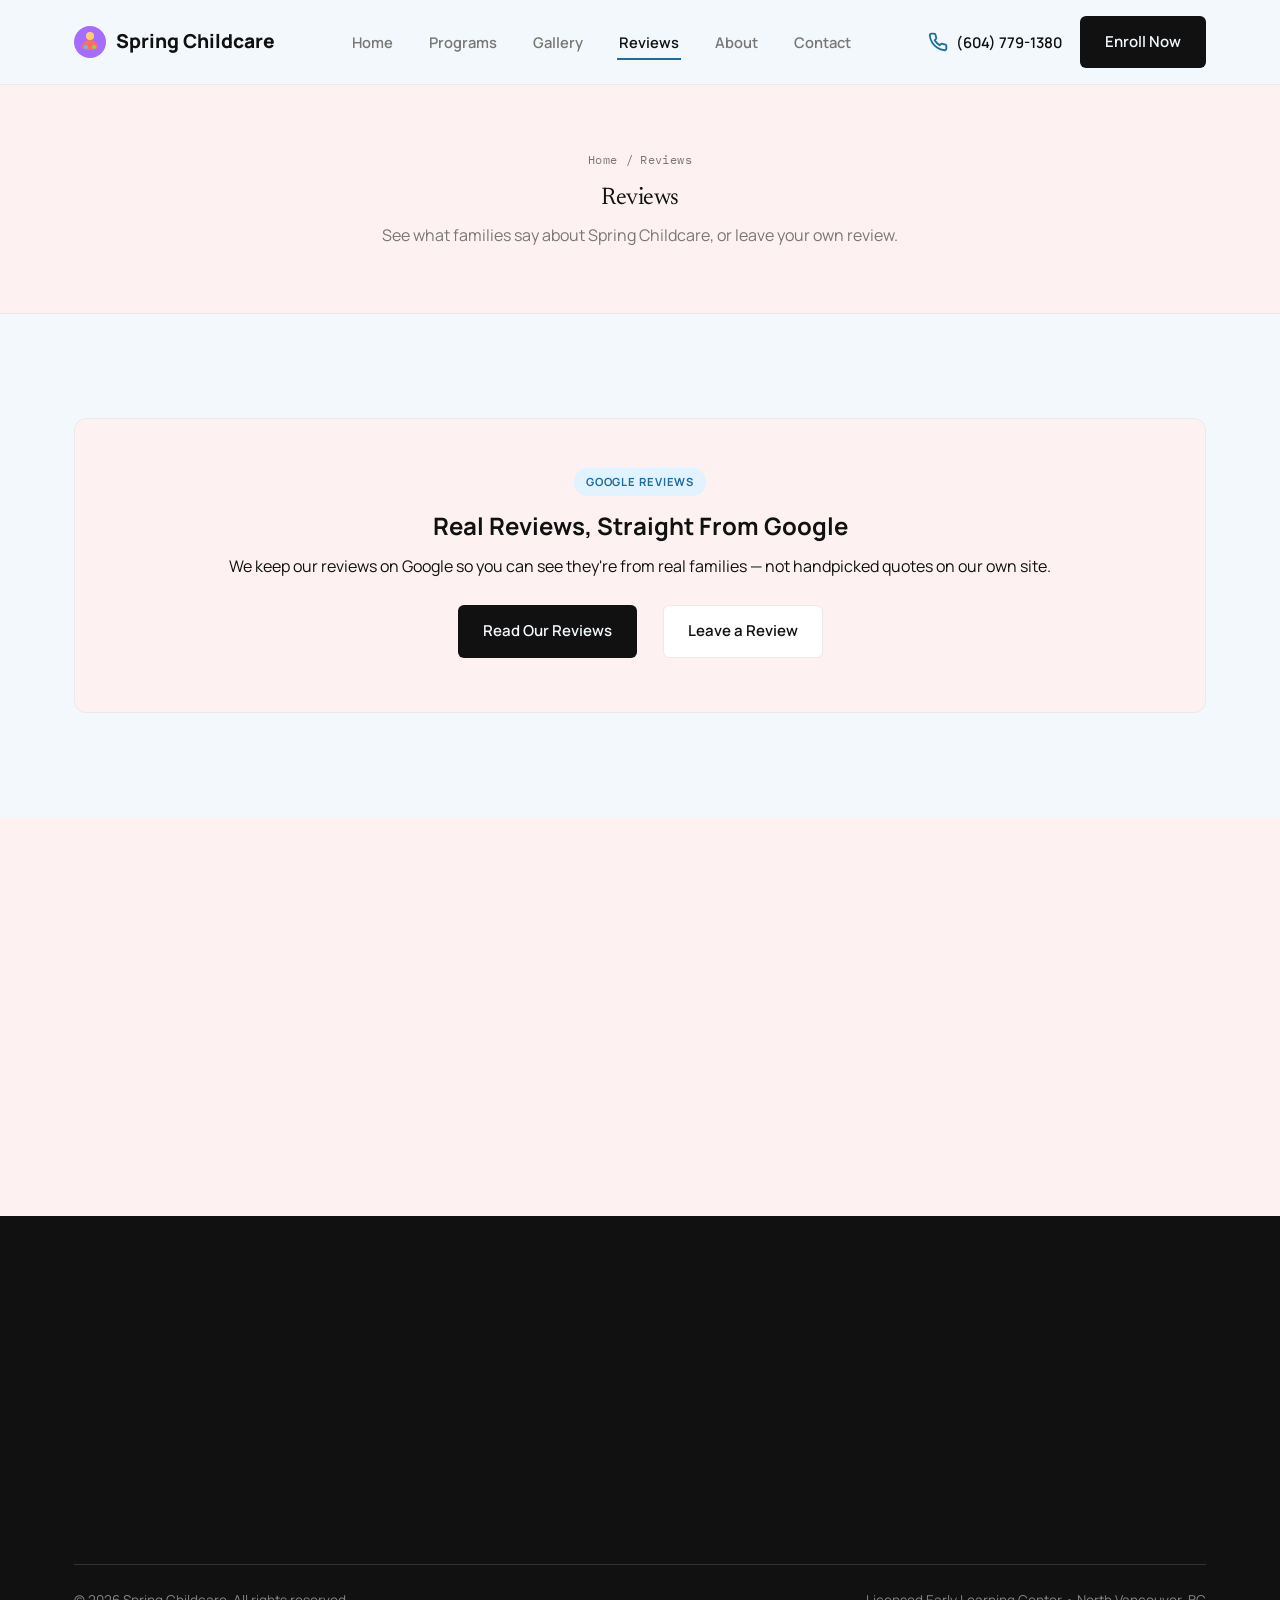
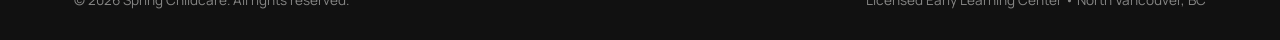
<file: reviews.html>
<!DOCTYPE html>
<html lang="en">
<head>
<meta charset="UTF-8">
<meta name="viewport" content="width=device-width, initial-scale=1.0">
<title>Reviews | Spring Childcare</title>
<meta name="description" content="Read and leave reviews for Spring Childcare, a licensed neighborhood early learning center in North Vancouver, BC.">
<link rel="icon" type="image/svg+xml" href="assets/favicon.svg">
<link rel="preconnect" href="https://fonts.googleapis.com">
<link rel="preconnect" href="https://fonts.gstatic.com" crossorigin>
<link href="https://fonts.googleapis.com/css2?family=Manrope:wght@400;500;600;700;800&family=Newsreader:ital,wght@0,400;0,500;1,400&family=IBM+Plex+Mono:wght@500;600&display=swap" rel="stylesheet">
<link rel="stylesheet" href="css/style.css">
</head>
<body>

<!-- TODO: no Google Business Profile exists yet, so the buttons below
     point to a Google search for now. Once a Business Profile is set
     up, replace both hrefs with the direct Maps listing / write-review
     link Google provides. -->

<header class="site-header">
  <div class="container">
    <a href="index.html" class="logo">
      <img src="assets/favicon.svg" alt="Spring Childcare logo">
      Spring Childcare
    </a>
    <nav class="nav">
      <ul class="nav-links">
        <li><a href="index.html">Home</a></li>
        <li><a href="services.html">Programs</a></li>
        <li><a href="gallery.html">Gallery</a></li>
        <li><a href="reviews.html" class="active">Reviews</a></li>
        <li><a href="about.html">About</a></li>
        <li><a href="contact.html">Contact</a></li>
      </ul>
    </nav>
    <div class="header-cta">
      <a href="tel:+16047791380" class="phone-link">
        <svg width="20" height="20" viewBox="0 0 24 24" fill="none" stroke="currentColor" stroke-width="2" stroke-linecap="round" stroke-linejoin="round"><path d="M22 16.92v3a2 2 0 0 1-2.18 2 19.79 19.79 0 0 1-8.63-3.07 19.5 19.5 0 0 1-6-6 19.79 19.79 0 0 1-3.07-8.67A2 2 0 0 1 4.11 2h3a2 2 0 0 1 2 1.72c.127.96.361 1.903.7 2.81a2 2 0 0 1-.45 2.11L8.09 9.91a16 16 0 0 0 6 6l1.27-1.27a2 2 0 0 1 2.11-.45c.907.339 1.85.573 2.81.7A2 2 0 0 1 22 16.92z"></path></svg>
        <span class="phone-text">(604) 779-1380</span>
      </a>
      <a href="contact.html" class="btn btn--primary">Enroll Now</a>
      <button class="nav-toggle" aria-label="Toggle menu"><span></span><span></span><span></span></button>
    </div>
  </div>
</header>

<section class="page-header">
  <div class="container">
    <div class="breadcrumb"><a href="index.html">Home</a> / Reviews</div>
    <h1>Reviews</h1>
    <p>See what families say about Spring Childcare, or leave your own review.</p>
  </div>
</section>

<section class="section">
  <div class="container">
    <div class="review-cta">
      <span class="eyebrow">Google Reviews</span>
      <h2>Real Reviews, Straight From Google</h2>
      <p>We keep our reviews on Google so you can see they're from real families &mdash; not handpicked quotes on our own site.</p>
      <div class="hero-actions" style="justify-content: center; margin-top: 20px;">
        <a href="https://www.google.com/search?q=Spring+Childcare+North+Vancouver+reviews" target="_blank" rel="noopener" class="btn btn--primary">Read Our Reviews</a>
        <a href="https://www.google.com/search?q=Spring+Childcare+North+Vancouver+reviews" target="_blank" rel="noopener" class="btn btn--ghost">Leave a Review</a>
      </div>
    </div>
  </div>
</section>

<section class="section section--alt">
  <div class="container">
    <div class="cta-banner">
      <div>
        <h2>Loving Your Time at Spring Childcare?</h2>
        <p>We'd really appreciate a quick review &mdash; it helps other North Vancouver families find us.</p>
      </div>
      <div class="hero-actions">
        <a href="tel:+16047791380" class="btn btn--outline">Call (604) 779-1380</a>
        <a href="contact.html" class="btn btn--primary">Contact Us</a>
      </div>
    </div>
  </div>
</section>

<footer class="site-footer">
  <div class="container">
    <div class="footer-grid">
      <div>
        <div class="footer-logo">
          <img src="assets/favicon.svg" alt="Spring Childcare logo" width="30" height="30">
          Spring Childcare
        </div>
        <p>Licensed &amp; insured neighborhood early learning center with certified ECE educators, serving North Vancouver, BC.</p>
      </div>
      <div>
        <h4>Quick Links</h4>
        <ul>
          <li><a href="index.html">Home</a></li>
          <li><a href="services.html">Programs</a></li>
          <li><a href="gallery.html">Gallery</a></li>
          <li><a href="reviews.html">Reviews</a></li>
          <li><a href="about.html">About</a></li>
          <li><a href="contact.html">Contact</a></li>
        </ul>
      </div>
      <div>
        <h4>Programs</h4>
        <ul>
          <li><a href="services.html">Infant Care</a></li>
          <li><a href="services.html">Junior Toddler</a></li>
          <li><a href="services.html">Senior Toddler</a></li>
        </ul>
      </div>
      <div>
        <h4>Contact</h4>
        <ul class="footer-contact">
          <li>
            <svg width="18" height="18" viewBox="0 0 24 24" fill="none" stroke="currentColor" stroke-width="2" stroke-linecap="round" stroke-linejoin="round"><path d="M22 16.92v3a2 2 0 0 1-2.18 2 19.79 19.79 0 0 1-8.63-3.07 19.5 19.5 0 0 1-6-6 19.79 19.79 0 0 1-3.07-8.67A2 2 0 0 1 4.11 2h3a2 2 0 0 1 2 1.72c.127.96.361 1.903.7 2.81a2 2 0 0 1-.45 2.11L8.09 9.91a16 16 0 0 0 6 6l1.27-1.27a2 2 0 0 1 2.11-.45c.907.339 1.85.573 2.81.7A2 2 0 0 1 22 16.92z"></path></svg>
            <a href="tel:+16047791380">(604) 779-1380</a>
          </li>
          <li>
            <svg width="18" height="18" viewBox="0 0 24 24" fill="none" stroke="currentColor" stroke-width="2" stroke-linecap="round" stroke-linejoin="round"><path d="M22 6c0-1.1-.9-2-2-2H4a2 2 0 0 0-2 2v12c0 1.1.9 2 2 2h16a2 2 0 0 0 2-2z"></path><polyline points="22 6 12 13 2 6"></polyline></svg>
            <a href="mailto:spring.childcare@yahoo.com">spring.childcare@yahoo.com</a>
          </li>
          <li>
            <svg width="18" height="18" viewBox="0 0 24 24" fill="none" stroke="currentColor" stroke-width="2" stroke-linecap="round" stroke-linejoin="round"><path d="M18 2h-3a5 5 0 0 0-5 5v3H7v4h3v8h4v-8h3l1-4h-4V7a1 1 0 0 1 1-1h3z"></path></svg>
            <a href="https://www.facebook.com/springchildcarenv/" target="_blank" rel="noopener">Facebook</a>
          </li>
          <li>
            <svg width="18" height="18" viewBox="0 0 24 24" fill="none" stroke="currentColor" stroke-width="2" stroke-linecap="round" stroke-linejoin="round"><path d="M21 10c0 7-9 13-9 13s-9-6-9-13a9 9 0 0 1 18 0z"></path><circle cx="12" cy="10" r="3"></circle></svg>
            <span>North Vancouver, BC &bull; 25km radius</span>
          </li>
          <li>
            <svg width="18" height="18" viewBox="0 0 24 24" fill="none" stroke="currentColor" stroke-width="2" stroke-linecap="round" stroke-linejoin="round"><circle cx="12" cy="12" r="10"></circle><polyline points="12 6 12 12 16 14"></polyline></svg>
            <span>7:00 AM &ndash; 6:00 PM</span>
          </li>
        </ul>
      </div>
    </div>
    <div class="footer-bottom">
      <span>&copy; <span id="year"></span> Spring Childcare. All rights reserved.</span>
      <span>Licensed Early Learning Center &bull; North Vancouver, BC</span>
    </div>
  </div>
</footer>

<script>document.getElementById("year").textContent = new Date().getFullYear();</script>
<script src="js/main.js"></script>
</body>
</html>
</file>
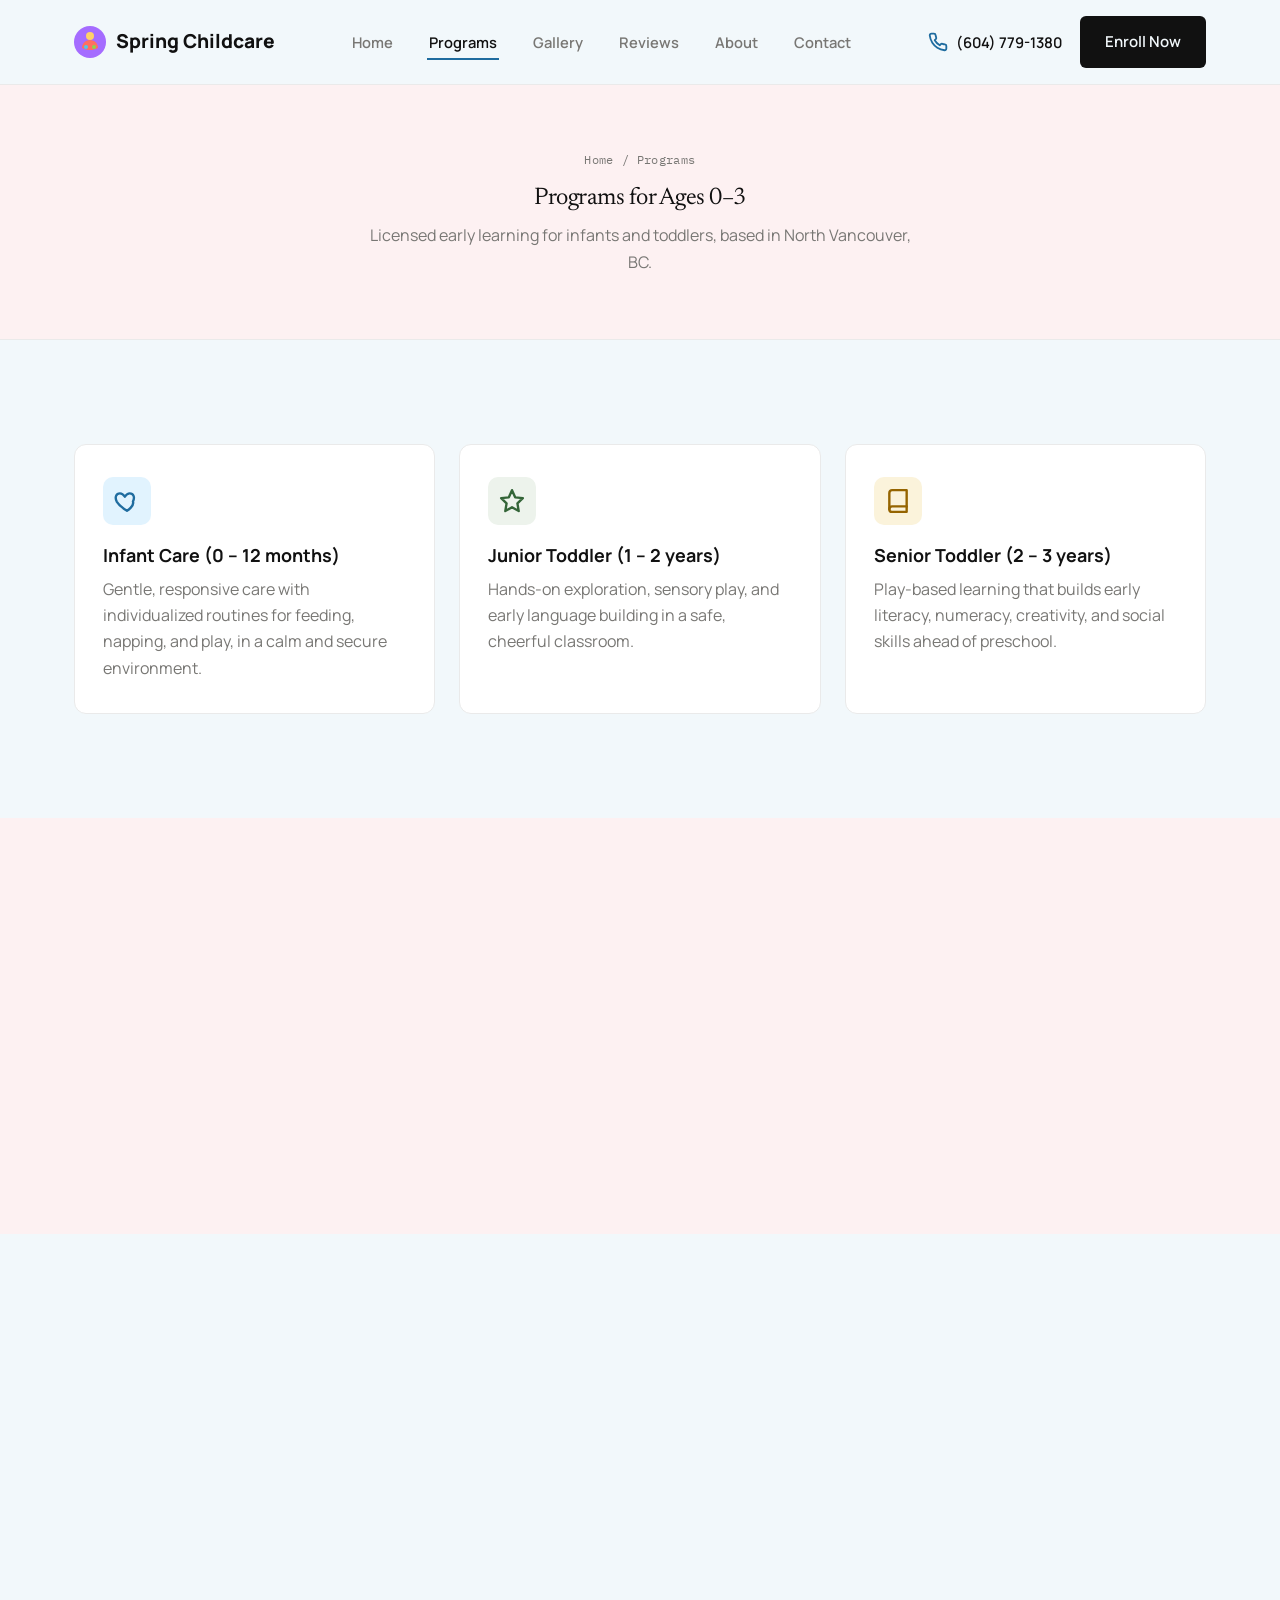
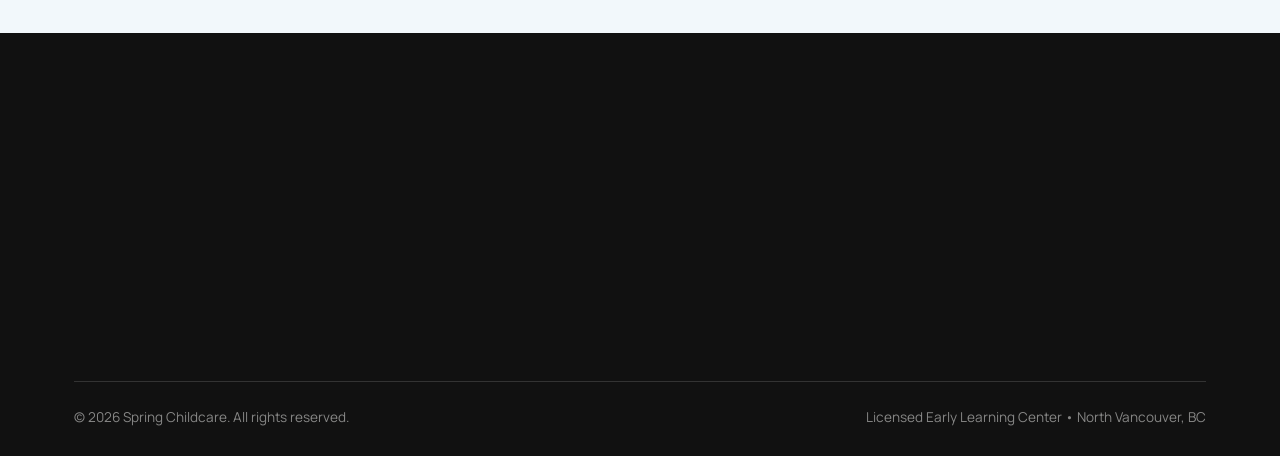
<file: services.html>
<!DOCTYPE html>
<html lang="en">
<head>
<meta charset="UTF-8">
<meta name="viewport" content="width=device-width, initial-scale=1.0">
<title>Programs | Spring Childcare</title>
<meta name="description" content="Infant and toddler programs for ages 0-3 at Spring Childcare, a licensed neighborhood early learning center in North Vancouver, BC.">
<link rel="icon" type="image/svg+xml" href="assets/favicon.svg">
<link rel="preconnect" href="https://fonts.googleapis.com">
<link rel="preconnect" href="https://fonts.gstatic.com" crossorigin>
<link href="https://fonts.googleapis.com/css2?family=Manrope:wght@400;500;600;700;800&family=Newsreader:ital,wght@0,400;0,500;1,400&family=IBM+Plex+Mono:wght@500;600&display=swap" rel="stylesheet">
<link rel="stylesheet" href="css/style.css">
</head>
<body>

<header class="site-header">
  <div class="container">
    <a href="index.html" class="logo">
      <img src="assets/favicon.svg" alt="Spring Childcare logo">
      Spring Childcare
    </a>
    <nav class="nav">
      <ul class="nav-links">
        <li><a href="index.html">Home</a></li>
        <li><a href="services.html" class="active">Programs</a></li>
        <li><a href="gallery.html">Gallery</a></li>
        <li><a href="reviews.html">Reviews</a></li>
        <li><a href="about.html">About</a></li>
        <li><a href="contact.html">Contact</a></li>
      </ul>
    </nav>
    <div class="header-cta">
      <a href="tel:+16047791380" class="phone-link">
        <svg width="20" height="20" viewBox="0 0 24 24" fill="none" stroke="currentColor" stroke-width="2" stroke-linecap="round" stroke-linejoin="round"><path d="M22 16.92v3a2 2 0 0 1-2.18 2 19.79 19.79 0 0 1-8.63-3.07 19.5 19.5 0 0 1-6-6 19.79 19.79 0 0 1-3.07-8.67A2 2 0 0 1 4.11 2h3a2 2 0 0 1 2 1.72c.127.96.361 1.903.7 2.81a2 2 0 0 1-.45 2.11L8.09 9.91a16 16 0 0 0 6 6l1.27-1.27a2 2 0 0 1 2.11-.45c.907.339 1.85.573 2.81.7A2 2 0 0 1 22 16.92z"></path></svg>
        <span class="phone-text">(604) 779-1380</span>
      </a>
      <a href="contact.html" class="btn btn--primary">Enroll Now</a>
      <button class="nav-toggle" aria-label="Toggle menu"><span></span><span></span><span></span></button>
    </div>
  </div>
</header>

<section class="page-header">
  <div class="container">
    <div class="breadcrumb"><a href="index.html">Home</a> / Programs</div>
    <h1>Programs for Ages 0&ndash;3</h1>
    <p>Licensed early learning for infants and toddlers, based in North Vancouver, BC.</p>
  </div>
</section>

<section class="section">
  <div class="container">
    <div class="grid grid--3">
      <div class="card">
        <div class="card-icon">
          <svg width="26" height="26" viewBox="0 0 24 24" fill="none" stroke="currentColor" stroke-width="2" stroke-linecap="round" stroke-linejoin="round"><path d="M12 21s-7-4.35-9.5-8.5C.5 8.5 2 5 5.5 5c2 0 3.5 1.5 4.5 3 1-1.5 2.5-3 4.5-3 3.5 0 5 3.5 3 7.5C19 16.65 12 21 12 21z"></path></svg>
        </div>
        <h3>Infant Care (0 &ndash; 12 months)</h3>
        <p>Gentle, responsive care with individualized routines for feeding, napping, and play, in a calm and secure environment.</p>
      </div>

      <div class="card">
        <div class="card-icon">
          <svg width="26" height="26" viewBox="0 0 24 24" fill="none" stroke="currentColor" stroke-width="2" stroke-linecap="round" stroke-linejoin="round"><path d="M12 2l2.9 6.6L22 9.3l-5 4.9 1.2 7.1L12 17.8l-6.2 3.5L7 14.2 2 9.3l7.1-.7L12 2z"></path></svg>
        </div>
        <h3>Junior Toddler (1 &ndash; 2 years)</h3>
        <p>Hands-on exploration, sensory play, and early language building in a safe, cheerful classroom.</p>
      </div>

      <div class="card">
        <div class="card-icon">
          <svg width="26" height="26" viewBox="0 0 24 24" fill="none" stroke="currentColor" stroke-width="2" stroke-linecap="round" stroke-linejoin="round"><path d="M4 19.5A2.5 2.5 0 0 1 6.5 17H20"></path><path d="M6.5 2H20v20H6.5A2.5 2.5 0 0 1 4 19.5v-15A2.5 2.5 0 0 1 6.5 2z"></path></svg>
        </div>
        <h3>Senior Toddler (2 &ndash; 3 years)</h3>
        <p>Play-based learning that builds early literacy, numeracy, creativity, and social skills ahead of preschool.</p>
      </div>
    </div>
  </div>
</section>

<section class="section section--alt">
  <div class="container">
    <div class="split">
      <div>
        <span class="eyebrow">Full-Time Care</span>
        <h2>A Consistent Routine Your Family Can Rely On</h2>
        <p>Full-day, full-week enrollment with consistent educators, meals, and routines your child can count on every day.</p>
        <a href="contact.html" class="btn btn--primary">Enroll Full-Time</a>
      </div>
      <div>
        <span class="eyebrow">Part-Time &amp; Drop-In</span>
        <h2>Flexible Options for Busy Families</h2>
        <p>Part-time schedules and drop-in care are available based on space &mdash; reach out to check current openings.</p>
        <a href="contact.html" class="btn btn--primary">Ask About Availability</a>
      </div>
    </div>
  </div>
</section>

<section class="section">
  <div class="container">
    <div class="cta-banner">
      <div>
        <h2>Not Sure Which Program Fits?</h2>
        <p>Tell us your child's age and we'll help you find the right fit.</p>
      </div>
      <div class="hero-actions">
        <a href="tel:+16047791380" class="btn btn--outline">Call (604) 779-1380</a>
        <a href="contact.html" class="btn btn--primary">Contact Us</a>
      </div>
    </div>
  </div>
</section>

<footer class="site-footer">
  <div class="container">
    <div class="footer-grid">
      <div>
        <div class="footer-logo">
          <img src="assets/favicon.svg" alt="Spring Childcare logo" width="30" height="30">
          Spring Childcare
        </div>
        <p>Licensed &amp; insured neighborhood early learning center with certified ECE educators, serving North Vancouver, BC.</p>
      </div>
      <div>
        <h4>Quick Links</h4>
        <ul>
          <li><a href="index.html">Home</a></li>
          <li><a href="services.html">Programs</a></li>
        <li><a href="gallery.html">Gallery</a></li>
        <li><a href="reviews.html">Reviews</a></li>
          <li><a href="about.html">About</a></li>
          <li><a href="contact.html">Contact</a></li>
        </ul>
      </div>
      <div>
        <h4>Programs</h4>
        <ul>
          <li><a href="services.html">Infant Care</a></li>
          <li><a href="services.html">Junior Toddler</a></li>
          <li><a href="services.html">Senior Toddler</a></li>
        </ul>
      </div>
      <div>
        <h4>Contact</h4>
        <ul class="footer-contact">
          <li>
            <svg width="18" height="18" viewBox="0 0 24 24" fill="none" stroke="currentColor" stroke-width="2" stroke-linecap="round" stroke-linejoin="round"><path d="M22 16.92v3a2 2 0 0 1-2.18 2 19.79 19.79 0 0 1-8.63-3.07 19.5 19.5 0 0 1-6-6 19.79 19.79 0 0 1-3.07-8.67A2 2 0 0 1 4.11 2h3a2 2 0 0 1 2 1.72c.127.96.361 1.903.7 2.81a2 2 0 0 1-.45 2.11L8.09 9.91a16 16 0 0 0 6 6l1.27-1.27a2 2 0 0 1 2.11-.45c.907.339 1.85.573 2.81.7A2 2 0 0 1 22 16.92z"></path></svg>
            <a href="tel:+16047791380">(604) 779-1380</a>
          </li>
          <li>
            <svg width="18" height="18" viewBox="0 0 24 24" fill="none" stroke="currentColor" stroke-width="2" stroke-linecap="round" stroke-linejoin="round"><path d="M22 6c0-1.1-.9-2-2-2H4a2 2 0 0 0-2 2v12c0 1.1.9 2 2 2h16a2 2 0 0 0 2-2z"></path><polyline points="22 6 12 13 2 6"></polyline></svg>
            <a href="mailto:spring.childcare@yahoo.com">spring.childcare@yahoo.com</a>
          </li>
          <li>
            <svg width="18" height="18" viewBox="0 0 24 24" fill="none" stroke="currentColor" stroke-width="2" stroke-linecap="round" stroke-linejoin="round"><path d="M18 2h-3a5 5 0 0 0-5 5v3H7v4h3v8h4v-8h3l1-4h-4V7a1 1 0 0 1 1-1h3z"></path></svg>
            <a href="https://www.facebook.com/springchildcarenv/" target="_blank" rel="noopener">Facebook</a>
          </li>
          <li>
            <svg width="18" height="18" viewBox="0 0 24 24" fill="none" stroke="currentColor" stroke-width="2" stroke-linecap="round" stroke-linejoin="round"><path d="M21 10c0 7-9 13-9 13s-9-6-9-13a9 9 0 0 1 18 0z"></path><circle cx="12" cy="10" r="3"></circle></svg>
            <span>North Vancouver, BC &bull; 25km radius</span>
          </li>
          <li>
            <svg width="18" height="18" viewBox="0 0 24 24" fill="none" stroke="currentColor" stroke-width="2" stroke-linecap="round" stroke-linejoin="round"><circle cx="12" cy="12" r="10"></circle><polyline points="12 6 12 12 16 14"></polyline></svg>
            <span>7:00 AM &ndash; 6:00 PM</span>
          </li>
        </ul>
      </div>
    </div>
    <div class="footer-bottom">
      <span>&copy; <span id="year"></span> Spring Childcare. All rights reserved.</span>
      <span>Licensed Early Learning Center &bull; North Vancouver, BC</span>
    </div>
  </div>
</footer>

<script>document.getElementById("year").textContent = new Date().getFullYear();</script>
<script src="js/main.js"></script>
</body>
</html>
</file>
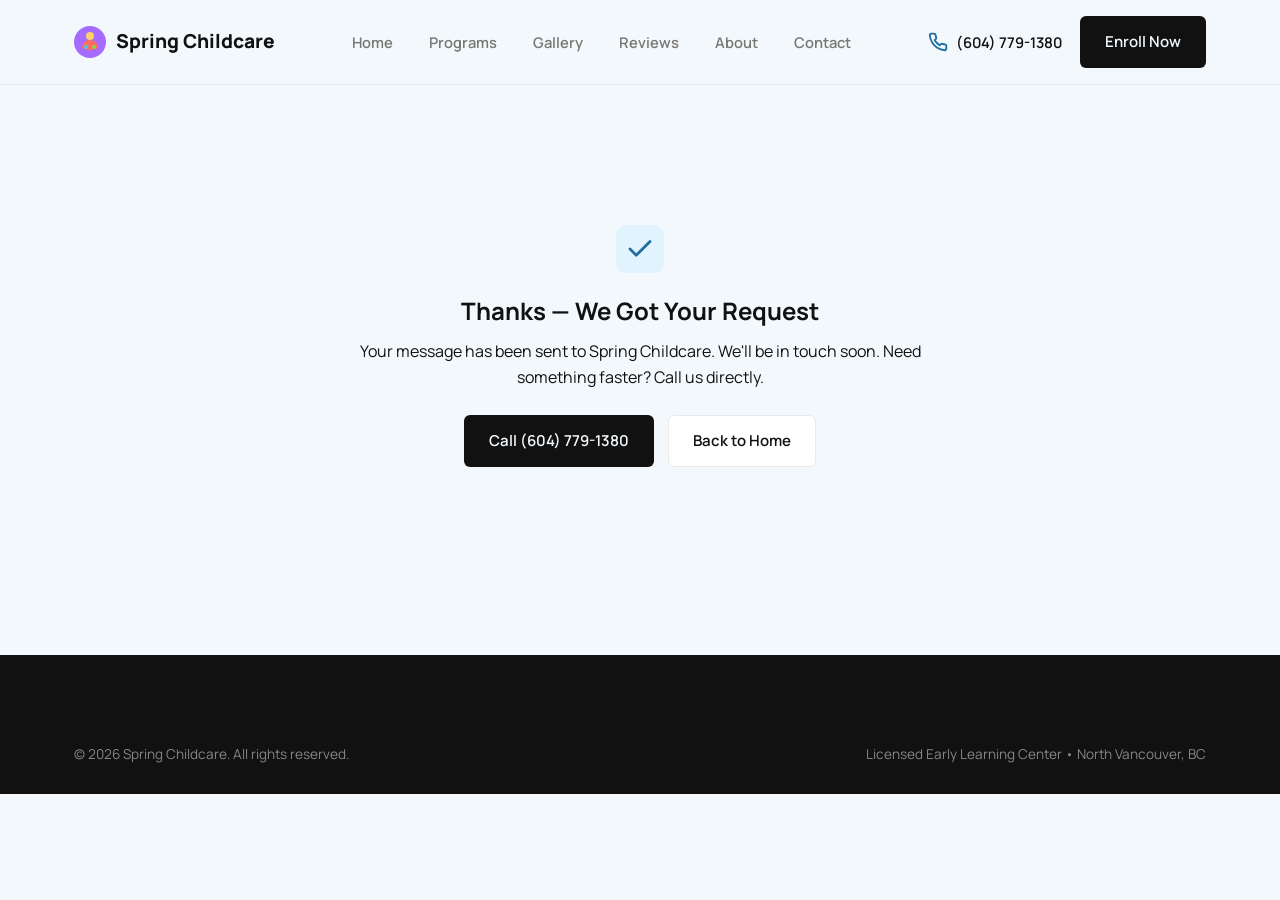
<file: thank-you.html>
<!DOCTYPE html>
<html lang="en">
<head>
<meta charset="UTF-8">
<meta name="viewport" content="width=device-width, initial-scale=1.0">
<title>Thank You | Spring Childcare</title>
<meta name="robots" content="noindex">
<link rel="icon" type="image/svg+xml" href="assets/favicon.svg">
<link rel="preconnect" href="https://fonts.googleapis.com">
<link rel="preconnect" href="https://fonts.gstatic.com" crossorigin>
<link href="https://fonts.googleapis.com/css2?family=Manrope:wght@400;500;600;700;800&family=Newsreader:ital,wght@0,400;0,500;1,400&family=IBM+Plex+Mono:wght@500;600&display=swap" rel="stylesheet">
<link rel="stylesheet" href="css/style.css">
</head>
<body>

<header class="site-header">
  <div class="container">
    <a href="index.html" class="logo">
      <img src="assets/favicon.svg" alt="Spring Childcare logo">
      Spring Childcare
    </a>
    <nav class="nav">
      <ul class="nav-links">
        <li><a href="index.html">Home</a></li>
        <li><a href="services.html">Programs</a></li>
        <li><a href="gallery.html">Gallery</a></li>
        <li><a href="reviews.html">Reviews</a></li>
        <li><a href="about.html">About</a></li>
        <li><a href="contact.html">Contact</a></li>
      </ul>
    </nav>
    <div class="header-cta">
      <a href="tel:+16047791380" class="phone-link">
        <svg width="20" height="20" viewBox="0 0 24 24" fill="none" stroke="currentColor" stroke-width="2" stroke-linecap="round" stroke-linejoin="round"><path d="M22 16.92v3a2 2 0 0 1-2.18 2 19.79 19.79 0 0 1-8.63-3.07 19.5 19.5 0 0 1-6-6 19.79 19.79 0 0 1-3.07-8.67A2 2 0 0 1 4.11 2h3a2 2 0 0 1 2 1.72c.127.96.361 1.903.7 2.81a2 2 0 0 1-.45 2.11L8.09 9.91a16 16 0 0 0 6 6l1.27-1.27a2 2 0 0 1 2.11-.45c.907.339 1.85.573 2.81.7A2 2 0 0 1 22 16.92z"></path></svg>
        <span class="phone-text">(604) 779-1380</span>
      </a>
      <a href="contact.html" class="btn btn--primary">Enroll Now</a>
      <button class="nav-toggle" aria-label="Toggle menu"><span></span><span></span><span></span></button>
    </div>
  </div>
</header>

<section class="section" style="padding: 140px 0;">
  <div class="container">
    <div class="section-head">
      <div class="card-icon" style="margin: 0 auto 24px;">
        <svg width="30" height="30" viewBox="0 0 24 24" fill="none" stroke="currentColor" stroke-width="2.5" stroke-linecap="round" stroke-linejoin="round"><polyline points="20 6 9 17 4 12"></polyline></svg>
      </div>
      <h1>Thanks &mdash; We Got Your Request</h1>
      <p>Your message has been sent to Spring Childcare. We'll be in touch soon. Need something faster? Call us directly.</p>
      <div class="hero-actions" style="justify-content: center; margin-top: 24px;">
        <a href="tel:+16047791380" class="btn btn--primary">Call (604) 779-1380</a>
        <a href="index.html" class="btn btn--ghost">Back to Home</a>
      </div>
    </div>
  </div>
</section>

<footer class="site-footer">
  <div class="container">
    <div class="footer-bottom">
      <span>&copy; <span id="year"></span> Spring Childcare. All rights reserved.</span>
      <span>Licensed Early Learning Center &bull; North Vancouver, BC</span>
    </div>
  </div>
</footer>

<script>document.getElementById("year").textContent = new Date().getFullYear();</script>
<script src="js/main.js"></script>
</body>
</html>
</file>
<file: css/style.css>
/* ---------- Design tokens ---------- */
:root {
  --bg: #f2f8fb;
  --bg-alt: #fdf1f2;
  --surface: #ffffff;
  --ink: #111111;
  --ink-muted: #787774;
  --line: #eaeaea;

  --pastel-blue-bg: #e1f3fe;
  --pastel-blue-fg: #1f6c9f;
  --pastel-red-bg: #fdebec;
  --pastel-red-fg: #9f2f2d;
  --pastel-green-bg: #edf3ec;
  --pastel-green-fg: #346538;
  --pastel-yellow-bg: #fbf3db;
  --pastel-yellow-fg: #956400;

  --shadow: 0 2px 10px rgba(17, 17, 17, 0.05);
  --radius: 12px;
  --radius-sm: 6px;
  --max-width: 1180px;
  --font-heading: "Newsreader", "Iowan Old Style", Georgia, serif;
  --font-body: "Manrope", system-ui, -apple-system, sans-serif;
  --font-mono: "IBM Plex Mono", ui-monospace, "SF Mono", monospace;
}

* { box-sizing: border-box; }

html { scroll-behavior: smooth; }

body {
  margin: 0;
  font-family: var(--font-body);
  color: var(--ink);
  background: var(--bg);
  line-height: 1.65;
}

h1, h2, h3, h4 {
  font-family: var(--font-body);
  font-weight: 700;
  color: var(--ink);
  line-height: 1.2;
  margin: 0 0 0.5em;
}

p { margin: 0 0 1em; color: var(--ink); }

a { color: inherit; text-decoration: none; }

img { max-width: 100%; display: block; }

svg { stroke-width: 2.2; }

.container {
  width: 100%;
  max-width: var(--max-width);
  margin: 0 auto;
  padding: 0 24px;
}

.section {
  padding: 104px 0;
}

.section--alt {
  background: var(--bg-alt);
}

.section-head {
  text-align: center;
  max-width: 640px;
  margin: 0 auto 48px;
}

.section-head h2 {
  font-family: var(--font-heading);
  font-weight: 400;
  font-size: clamp(1.9rem, 3.2vw, 2.5rem);
  letter-spacing: -0.02em;
}

.eyebrow {
  display: inline-block;
  color: var(--pastel-blue-fg);
  background: var(--pastel-blue-bg);
  font-weight: 700;
  font-size: 0.7rem;
  letter-spacing: 0.08em;
  text-transform: uppercase;
  padding: 5px 12px;
  border-radius: 999px;
  margin-bottom: 16px;
}

/* ---------- Buttons ---------- */
.btn {
  display: inline-flex;
  align-items: center;
  justify-content: center;
  gap: 8px;
  padding: 13px 24px;
  border-radius: var(--radius-sm);
  font-weight: 600;
  font-size: 0.94rem;
  border: 1px solid transparent;
  cursor: pointer;
  transition: background 0.2s ease, color 0.2s ease, border-color 0.2s ease, transform 0.15s ease;
}

.btn:active { transform: scale(0.98); }

.btn--primary {
  background: var(--ink);
  color: var(--bg);
}
.btn--primary:hover { background: #333333; }

.btn--outline {
  background: transparent;
  border-color: currentColor;
  color: var(--ink);
}
.btn--outline:hover { background: var(--ink); color: var(--bg); }

.btn--ghost {
  background: var(--surface);
  color: var(--ink);
  border-color: var(--line);
}
.btn--ghost:hover { border-color: var(--ink); }

.btn--block { width: 100%; }

/* ---------- Header ---------- */
.site-header {
  position: sticky;
  top: 0;
  z-index: 100;
  background: rgba(242, 248, 251, 0.92);
  backdrop-filter: blur(8px);
  border-bottom: 1px solid var(--line);
}

.site-header .container {
  display: flex;
  align-items: center;
  justify-content: space-between;
  height: 84px;
}

.logo {
  display: flex;
  align-items: center;
  gap: 10px;
  font-family: var(--font-body);
  font-weight: 800;
  font-size: 1.2rem;
  color: var(--ink);
}

.logo img { width: 32px; height: 32px; }

.nav {
  display: flex;
  align-items: center;
  gap: 36px;
}

.nav-links {
  display: flex;
  gap: 32px;
  list-style: none;
  margin: 0;
  padding: 0;
}

.nav-links a {
  font-weight: 600;
  font-size: 0.92rem;
  color: var(--ink-muted);
  padding: 6px 2px;
  border-bottom: 2px solid transparent;
  transition: color 0.15s ease, border-color 0.15s ease;
}

.nav-links a:hover,
.nav-links a.active {
  color: var(--ink);
  border-color: var(--pastel-blue-fg);
}

.header-cta {
  display: flex;
  align-items: center;
  gap: 18px;
}

.phone-link {
  display: flex;
  align-items: center;
  gap: 8px;
  font-weight: 600;
  font-size: 0.92rem;
  color: var(--ink);
}

.phone-link svg { flex-shrink: 0; color: var(--pastel-blue-fg); }

.nav-toggle {
  display: none;
  flex-direction: column;
  gap: 5px;
  background: none;
  border: none;
  cursor: pointer;
  padding: 8px;
}

.nav-toggle span {
  width: 22px;
  height: 2px;
  background: var(--ink);
  border-radius: 2px;
}

/* ---------- Hero ---------- */
.hero {
  background: var(--bg);
  padding: 112px 0 96px;
  position: relative;
  overflow: hidden;
}

.hero::before,
.hero::after {
  content: "";
  position: absolute;
  border-radius: 50%;
  background: radial-gradient(circle, rgba(31, 108, 159, 0.5) 0%, transparent 70%);
  opacity: 0.05;
  pointer-events: none;
}

.hero::before {
  width: 520px;
  height: 520px;
  top: -160px;
  right: -120px;
}

.hero::after {
  width: 380px;
  height: 380px;
  background: radial-gradient(circle, rgba(159, 47, 45, 0.45) 0%, transparent 70%);
  bottom: -140px;
  left: 4%;
  opacity: 0.04;
}

.hero .container {
  display: grid;
  grid-template-columns: 1.1fr 0.9fr;
  gap: 48px;
  align-items: center;
  position: relative;
  z-index: 1;
}

.hero h1 {
  font-family: var(--font-heading);
  font-weight: 400;
  color: var(--ink);
  font-size: clamp(2.3rem, 4vw, 3.4rem);
  letter-spacing: -0.02em;
  line-height: 1.1;
  margin-bottom: 22px;
}

.hero p.lead {
  font-size: 1.08rem;
  color: var(--ink-muted);
  max-width: 480px;
}

.hero-actions {
  display: flex;
  flex-wrap: wrap;
  gap: 14px;
  margin-top: 32px;
}

.hero-badges {
  display: flex;
  flex-wrap: wrap;
  gap: 24px;
  margin-top: 44px;
}

.hero-badge {
  display: flex;
  align-items: center;
  gap: 9px;
  font-weight: 600;
  font-size: 0.88rem;
  color: var(--ink-muted);
}

.hero-badge svg { color: var(--pastel-blue-fg); }

.hero-card {
  background: var(--surface);
  border: 1px solid var(--line);
  border-radius: var(--radius);
  padding: 34px 32px;
  color: var(--ink);
}

.hero-card h3 {
  margin-bottom: 18px;
  font-family: var(--font-body);
  font-size: 1.1rem;
}

.hero-card ul {
  list-style: none;
  margin: 0 0 24px;
  padding: 0;
  display: grid;
  gap: 14px;
}

.hero-card li {
  display: flex;
  align-items: center;
  gap: 10px;
  font-weight: 600;
  font-size: 0.94rem;
  color: var(--ink-muted);
}

.hero-card li svg { color: var(--pastel-green-fg); flex-shrink: 0; }

/* ---------- Trust strip ---------- */
.trust-strip {
  background: var(--bg-alt);
  border-top: 1px solid var(--line);
  border-bottom: 1px solid var(--line);
}

.trust-strip .container {
  display: flex;
  flex-wrap: wrap;
  justify-content: space-between;
  gap: 16px;
  padding: 20px 24px;
}

.trust-item {
  display: flex;
  align-items: center;
  gap: 10px;
  font-weight: 700;
  font-size: 0.85rem;
  letter-spacing: 0.01em;
  color: var(--ink);
}

/* ---------- Cards / grids ---------- */
.grid {
  display: grid;
  gap: 24px;
}

.grid--3 { grid-template-columns: repeat(3, 1fr); }
.grid--2 { grid-template-columns: repeat(2, 1fr); }
.grid--4 { grid-template-columns: repeat(4, 1fr); }

.card {
  background: var(--surface);
  border: 1px solid var(--line);
  border-radius: var(--radius);
  padding: 32px 28px;
  transition: box-shadow 0.2s ease, transform 0.2s ease;
}

.card:hover {
  box-shadow: var(--shadow);
  transform: translateY(-2px);
}

.card-icon {
  width: 48px;
  height: 48px;
  border-radius: 10px;
  background: var(--pastel-blue-bg);
  color: var(--pastel-blue-fg);
  display: flex;
  align-items: center;
  justify-content: center;
  margin-bottom: 20px;
}

/* Cycle accent colors so the grid reads as varied, not uniform */
.grid--3 .card:nth-child(4n+1) .card-icon,
.grid--2 .card:nth-child(4n+1) .card-icon { background: var(--pastel-blue-bg); color: var(--pastel-blue-fg); }
.grid--3 .card:nth-child(4n+2) .card-icon,
.grid--2 .card:nth-child(4n+2) .card-icon { background: var(--pastel-green-bg); color: var(--pastel-green-fg); }
.grid--3 .card:nth-child(4n+3) .card-icon,
.grid--2 .card:nth-child(4n+3) .card-icon { background: var(--pastel-yellow-bg); color: var(--pastel-yellow-fg); }
.grid--3 .card:nth-child(4n+4) .card-icon,
.grid--2 .card:nth-child(4n+4) .card-icon { background: var(--pastel-red-bg); color: var(--pastel-red-fg); }

.card h3 { font-size: 1.12rem; }

.card p { color: var(--ink-muted); margin-bottom: 0; }

.card a.card-link {
  display: inline-flex;
  align-items: center;
  gap: 6px;
  margin-top: 14px;
  font-weight: 700;
  color: var(--pastel-blue-fg);
}

/* ---------- Split sections ---------- */
.split {
  display: grid;
  grid-template-columns: 1fr 1fr;
  gap: 56px;
  align-items: center;
}

.split img,
.split .image-block {
  border-radius: var(--radius);
  width: 100%;
}

.image-block {
  aspect-ratio: 4 / 3.2;
  background: var(--bg-alt);
  border: 1px solid var(--line);
  display: flex;
  align-items: center;
  justify-content: center;
  color: var(--ink-muted);
  overflow: hidden;
}

.image-block img {
  width: 100%;
  height: 100%;
  object-fit: cover;
}

.check-list {
  list-style: none;
  margin: 24px 0;
  padding: 0;
  display: grid;
  gap: 14px;
}

.check-list li {
  display: flex;
  gap: 12px;
  align-items: flex-start;
  font-weight: 600;
  color: var(--ink-muted);
}

.check-list svg {
  flex-shrink: 0;
  color: var(--pastel-green-fg);
  margin-top: 3px;
}

/* ---------- CTA banner ---------- */
.cta-banner {
  background: var(--bg-alt);
  border: 1px solid var(--line);
  border-radius: var(--radius);
  padding: 52px;
  display: flex;
  align-items: center;
  justify-content: space-between;
  gap: 32px;
  flex-wrap: wrap;
}

.cta-banner h2 {
  font-family: var(--font-heading);
  font-weight: 400;
  color: var(--ink);
  letter-spacing: -0.01em;
  margin-bottom: 8px;
}
.cta-banner p { color: var(--ink-muted); margin: 0; }

/* ---------- Footer ---------- */
.site-footer {
  background: var(--ink);
  color: rgba(251, 251, 250, 0.7);
  padding: 64px 0 28px;
}

.footer-grid {
  display: grid;
  grid-template-columns: 1.4fr 1fr 1fr 1.2fr;
  gap: 40px;
  padding-bottom: 40px;
  border-bottom: 1px solid rgba(251, 251, 250, 0.14);
}

.footer-logo {
  display: flex;
  align-items: center;
  gap: 10px;
  font-family: var(--font-body);
  font-weight: 800;
  font-size: 1.15rem;
  color: var(--bg);
  margin-bottom: 14px;
}

.footer-grid h4 {
  color: rgba(251, 251, 250, 0.92);
  font-family: var(--font-body);
  font-size: 0.92rem;
  margin-bottom: 18px;
}

.footer-grid ul {
  list-style: none;
  margin: 0;
  padding: 0;
  display: grid;
  gap: 10px;
}

.footer-grid a:hover { color: #8fc4e0; }

.footer-contact li {
  display: flex;
  align-items: flex-start;
  gap: 10px;
}

.footer-bottom {
  padding-top: 24px;
  display: flex;
  justify-content: space-between;
  flex-wrap: wrap;
  gap: 12px;
  font-size: 0.85rem;
  color: rgba(251, 251, 250, 0.5);
}

/* ---------- Page header (inner pages) ---------- */
.page-header {
  background: var(--bg-alt);
  border-bottom: 1px solid var(--line);
  padding: 64px 0;
  text-align: center;
}

.page-header h1 {
  font-family: var(--font-heading);
  font-weight: 400;
  color: var(--ink);
  letter-spacing: -0.02em;
  margin-bottom: 10px;
}
.page-header p { color: var(--ink-muted); max-width: 560px; margin: 0 auto; }

.breadcrumb {
  display: flex;
  justify-content: center;
  gap: 8px;
  font-family: var(--font-mono);
  font-size: 0.78rem;
  letter-spacing: 0.03em;
  color: var(--ink-muted);
  margin-bottom: 14px;
}

/* ---------- Contact page ---------- */
.contact-grid {
  display: grid;
  grid-template-columns: 1fr 1.2fr;
  gap: 48px;
  align-items: start;
}

.contact-info-card {
  background: var(--bg-alt);
  border: 1px solid var(--line);
  border-radius: var(--radius);
  padding: 32px;
}

.contact-info-card ul {
  list-style: none;
  margin: 20px 0 0;
  padding: 0;
  display: grid;
  gap: 20px;
}

.contact-info-card li {
  display: flex;
  gap: 14px;
  align-items: flex-start;
}

.contact-info-card .info-icon {
  width: 40px;
  height: 40px;
  border-radius: 10px;
  background: var(--surface);
  border: 1px solid var(--line);
  color: var(--pastel-blue-fg);
  display: flex;
  align-items: center;
  justify-content: center;
  flex-shrink: 0;
}

.contact-info-card strong { display: block; color: var(--ink); }
.contact-info-card span { color: var(--ink-muted); font-size: 0.95rem; }

.form-card {
  background: var(--surface);
  border: 1px solid var(--line);
  border-radius: var(--radius);
  padding: 36px;
  transition: border-color 0.2s ease, box-shadow 0.2s ease;
}

.form-card:focus-within {
  border-color: var(--pastel-blue-fg);
  box-shadow: 0 0 0 3px rgba(31, 108, 159, 0.14);
}

.form-row {
  display: grid;
  grid-template-columns: 1fr 1fr;
  gap: 18px;
}

.field { margin-bottom: 18px; }

.field label {
  display: block;
  font-weight: 700;
  margin-bottom: 6px;
  font-size: 0.88rem;
  color: var(--ink);
}

.field input,
.field select,
.field textarea {
  width: 100%;
  padding: 12px 14px;
  border: 1px solid var(--line);
  border-radius: var(--radius-sm);
  font-family: var(--font-body);
  font-size: 0.96rem;
  color: var(--ink);
  background: var(--surface);
}

.field input:focus,
.field select:focus,
.field textarea:focus {
  outline: none;
  border-color: var(--pastel-blue-fg);
  box-shadow: 0 0 0 3px rgba(31, 108, 159, 0.14);
}

.field textarea { resize: vertical; min-height: 120px; }

.form-note {
  font-size: 0.83rem;
  color: var(--ink-muted);
  margin-top: 10px;
}

.form-error {
  margin-top: 12px;
  color: #b3261e;
  font-size: 0.95rem;
}
.form-error a { color: inherit; text-decoration: underline; }
.hp-field { position: absolute; left: -9999px; width: 1px; height: 1px; opacity: 0; }

.form-success {
  display: none;
  background: var(--pastel-green-bg);
  border: 1px solid var(--pastel-green-fg);
  color: var(--pastel-green-fg);
  border-radius: var(--radius-sm);
  padding: 16px 18px;
  font-weight: 700;
  margin-bottom: 20px;
}

.form-success.visible { display: block; }

.map-wrap {
  position: relative;
  border-radius: var(--radius);
  overflow: hidden;
  margin-top: 28px;
  border: 1px solid var(--line);
}

.map-wrap iframe {
  width: 100%;
  height: 320px;
  border: 0;
  display: block;
}

.radius-ring {
  position: absolute;
  top: 50%;
  left: 50%;
  width: min(60%, 340px);
  aspect-ratio: 1 / 1;
  transform: translate(-50%, -50%);
  border-radius: 50%;
  border: 2px dashed var(--pastel-blue-fg);
  background: rgba(31, 108, 159, 0.08);
  pointer-events: none;
}

.radius-label {
  position: absolute;
  bottom: 16px;
  left: 16px;
  background: var(--surface);
  border: 1px solid var(--line);
  color: var(--ink);
  font-family: var(--font-mono);
  font-size: 0.72rem;
  letter-spacing: 0.03em;
  padding: 6px 12px;
  border-radius: 999px;
  box-shadow: var(--shadow);
}

/* ---------- About page ---------- */
.value-list {
  display: grid;
  grid-template-columns: repeat(2, 1fr);
  gap: 20px;
}

/* ---------- Gallery page ---------- */
.gallery-grid {
  display: grid;
  grid-template-columns: repeat(3, 1fr);
  gap: 20px;
}

.gallery-item {
  aspect-ratio: 4 / 3;
  border-radius: var(--radius);
  overflow: hidden;
  border: 1px solid var(--line);
  background: var(--bg-alt);
  position: relative;
  transition: box-shadow 0.2s ease;
}

.gallery-item img {
  width: 100%;
  height: 100%;
  object-fit: cover;
  transition: transform 0.4s ease;
}

.gallery-item:hover img {
  transform: scale(1.03);
}

.gallery-item:hover {
  box-shadow: var(--shadow);
}

.gallery-empty {
  grid-column: 1 / -1;
  text-align: center;
  padding: 48px 24px;
  color: var(--ink-muted);
  border: 1px dashed var(--line);
  border-radius: var(--radius);
}

/* ---------- Reviews page ---------- */
.review-cta {
  background: var(--bg-alt);
  border: 1px solid var(--line);
  border-radius: var(--radius);
  padding: 48px;
  text-align: center;
}

.review-cta .btn { margin: 6px; }

/* ---------- Responsive ---------- */
@media (max-width: 900px) {
  .hero .container,
  .split,
  .contact-grid {
    grid-template-columns: 1fr;
  }

  .hero-card { order: -1; }

  .grid--3, .grid--4 { grid-template-columns: repeat(2, 1fr); }

  .gallery-grid { grid-template-columns: repeat(2, 1fr); }

  .footer-grid { grid-template-columns: 1fr 1fr; }

  .value-list { grid-template-columns: 1fr; }
}

/* Nav switches to the hamburger menu well before the header's content
   would otherwise wrap/overlap (logo + 6 links + phone + CTA needs ~1150px). */
@media (max-width: 1160px) {
  .nav-links, .header-cta .phone-link span.phone-text { display: none; }

  .nav-toggle { display: flex; }

  .nav.open .nav-links {
    display: flex;
    position: absolute;
    top: 84px;
    left: 0;
    right: 0;
    background: var(--surface);
    flex-direction: column;
    padding: 20px 24px;
    gap: 18px;
    border-bottom: 1px solid var(--line);
    box-shadow: var(--shadow);
  }
}

@media (max-width: 720px) {
  .section { padding: 56px 0; }

  .grid--3, .grid--4, .grid--2 { grid-template-columns: 1fr; }

  .gallery-grid { grid-template-columns: 1fr; }

  .form-row { grid-template-columns: 1fr; }

  .cta-banner { padding: 36px; text-align: center; justify-content: center; }

  .footer-grid { grid-template-columns: 1fr; }

  .footer-bottom { flex-direction: column; text-align: center; }
}

/* ================================================================
   Motion & interaction layer — quiet, invisible-until-noticed
   ================================================================ */

.site-header { transition: box-shadow 0.3s ease; }
.site-header .container { transition: height 0.3s ease; }
.site-header.is-scrolled .container { height: 68px; }
.site-header.is-scrolled { box-shadow: 0 1px 0 var(--line); }

.nav-links a { position: relative; }

.nav-toggle span { transition: transform 0.25s ease, opacity 0.25s ease; }
.nav-toggle.is-active span:nth-child(1) { transform: translateY(7px) rotate(45deg); }
.nav-toggle.is-active span:nth-child(2) { opacity: 0; }
.nav-toggle.is-active span:nth-child(3) { transform: translateY(-7px) rotate(-45deg); }

.btn:active { transform: scale(0.98); }
.btn.is-loading { pointer-events: none; opacity: 0.7; }

.nav.open .nav-links {
  background: var(--surface);
}

/* ---------- Scroll reveal ---------- */
.reveal {
  opacity: 0;
  transform: translateY(12px);
  transition: opacity 0.6s cubic-bezier(0.16, 1, 0.3, 1), transform 0.6s cubic-bezier(0.16, 1, 0.3, 1);
  transition-delay: var(--reveal-delay, 0ms);
}
.reveal.in-view { opacity: 1; transform: none; }

/* ---------- Scroll progress bar ---------- */
.scroll-progress {
  position: fixed;
  top: 0;
  left: 0;
  height: 2px;
  width: 0%;
  background: var(--pastel-blue-fg);
  z-index: 1000;
  transition: width 0.1s ease-out;
}

/* ---------- Back to top ---------- */
.back-to-top {
  position: fixed;
  right: 24px;
  bottom: 24px;
  width: 44px;
  height: 44px;
  border-radius: 50%;
  background: var(--surface);
  border: 1px solid var(--line);
  color: var(--ink);
  display: flex;
  align-items: center;
  justify-content: center;
  box-shadow: var(--shadow);
  cursor: pointer;
  opacity: 0;
  transform: translateY(12px);
  pointer-events: none;
  transition: opacity 0.3s ease, transform 0.3s ease, background 0.2s ease, color 0.2s ease;
  z-index: 90;
}
.back-to-top.is-visible { opacity: 1; transform: none; pointer-events: auto; }
.back-to-top:hover { background: var(--ink); color: var(--bg); }

/* ---------- Gallery lightbox ---------- */
.gallery-item {
  cursor: zoom-in;
  position: relative;
}

.gallery-item::after {
  content: "";
  position: absolute;
  inset: 0;
  background: linear-gradient(180deg, rgba(17,17,17,0) 55%, rgba(17,17,17,0.35) 100%);
  opacity: 0;
  transition: opacity 0.25s ease;
  pointer-events: none;
}
.gallery-item:hover::after { opacity: 1; }

.gallery-zoom-icon {
  position: absolute;
  top: 50%;
  left: 50%;
  width: 40px;
  height: 40px;
  border-radius: 50%;
  background: rgba(255, 255, 255, 0.95);
  color: var(--ink);
  display: flex;
  align-items: center;
  justify-content: center;
  opacity: 0;
  transform: translate(-50%, -50%) scale(0.85);
  transition: opacity 0.25s ease, transform 0.25s ease;
  pointer-events: none;
}
.gallery-item:hover .gallery-zoom-icon { opacity: 1; transform: translate(-50%, -50%) scale(1); }

.lightbox {
  position: fixed;
  inset: 0;
  background: rgba(17, 17, 17, 0.9);
  display: flex;
  align-items: center;
  justify-content: center;
  z-index: 1100;
  opacity: 0;
  visibility: hidden;
  transition: opacity 0.3s ease;
  padding: 40px;
}
.lightbox.is-open { opacity: 1; visibility: visible; }
.lightbox img {
  max-width: 90vw;
  max-height: 84vh;
  border-radius: 8px;
  box-shadow: 0 24px 60px rgba(0, 0, 0, 0.4);
  transform: scale(0.96);
  transition: transform 0.3s ease;
}
.lightbox.is-open img { transform: scale(1); }
.lightbox-close,
.lightbox-prev,
.lightbox-next {
  position: absolute;
  background: rgba(255, 255, 255, 0.1);
  border: none;
  color: #fff;
  width: 42px;
  height: 42px;
  border-radius: 50%;
  display: flex;
  align-items: center;
  justify-content: center;
  cursor: pointer;
  transition: background 0.2s ease;
}
.lightbox-close:hover,
.lightbox-prev:hover,
.lightbox-next:hover { background: rgba(255, 255, 255, 0.2); }
.lightbox-close { top: 24px; right: 24px; }
.lightbox-prev { left: 24px; top: 50%; transform: translateY(-50%); }
.lightbox-next { right: 24px; top: 50%; transform: translateY(-50%); }

/* ---------- Reduced motion ---------- */
@media (prefers-reduced-motion: reduce) {
  *, *::before, *::after {
    animation-duration: 0.001ms !important;
    animation-iteration-count: 1 !important;
    transition-duration: 0.001ms !important;
  }
  html { scroll-behavior: auto !important; }
  .reveal { opacity: 1 !important; transform: none !important; }
}
</file>
